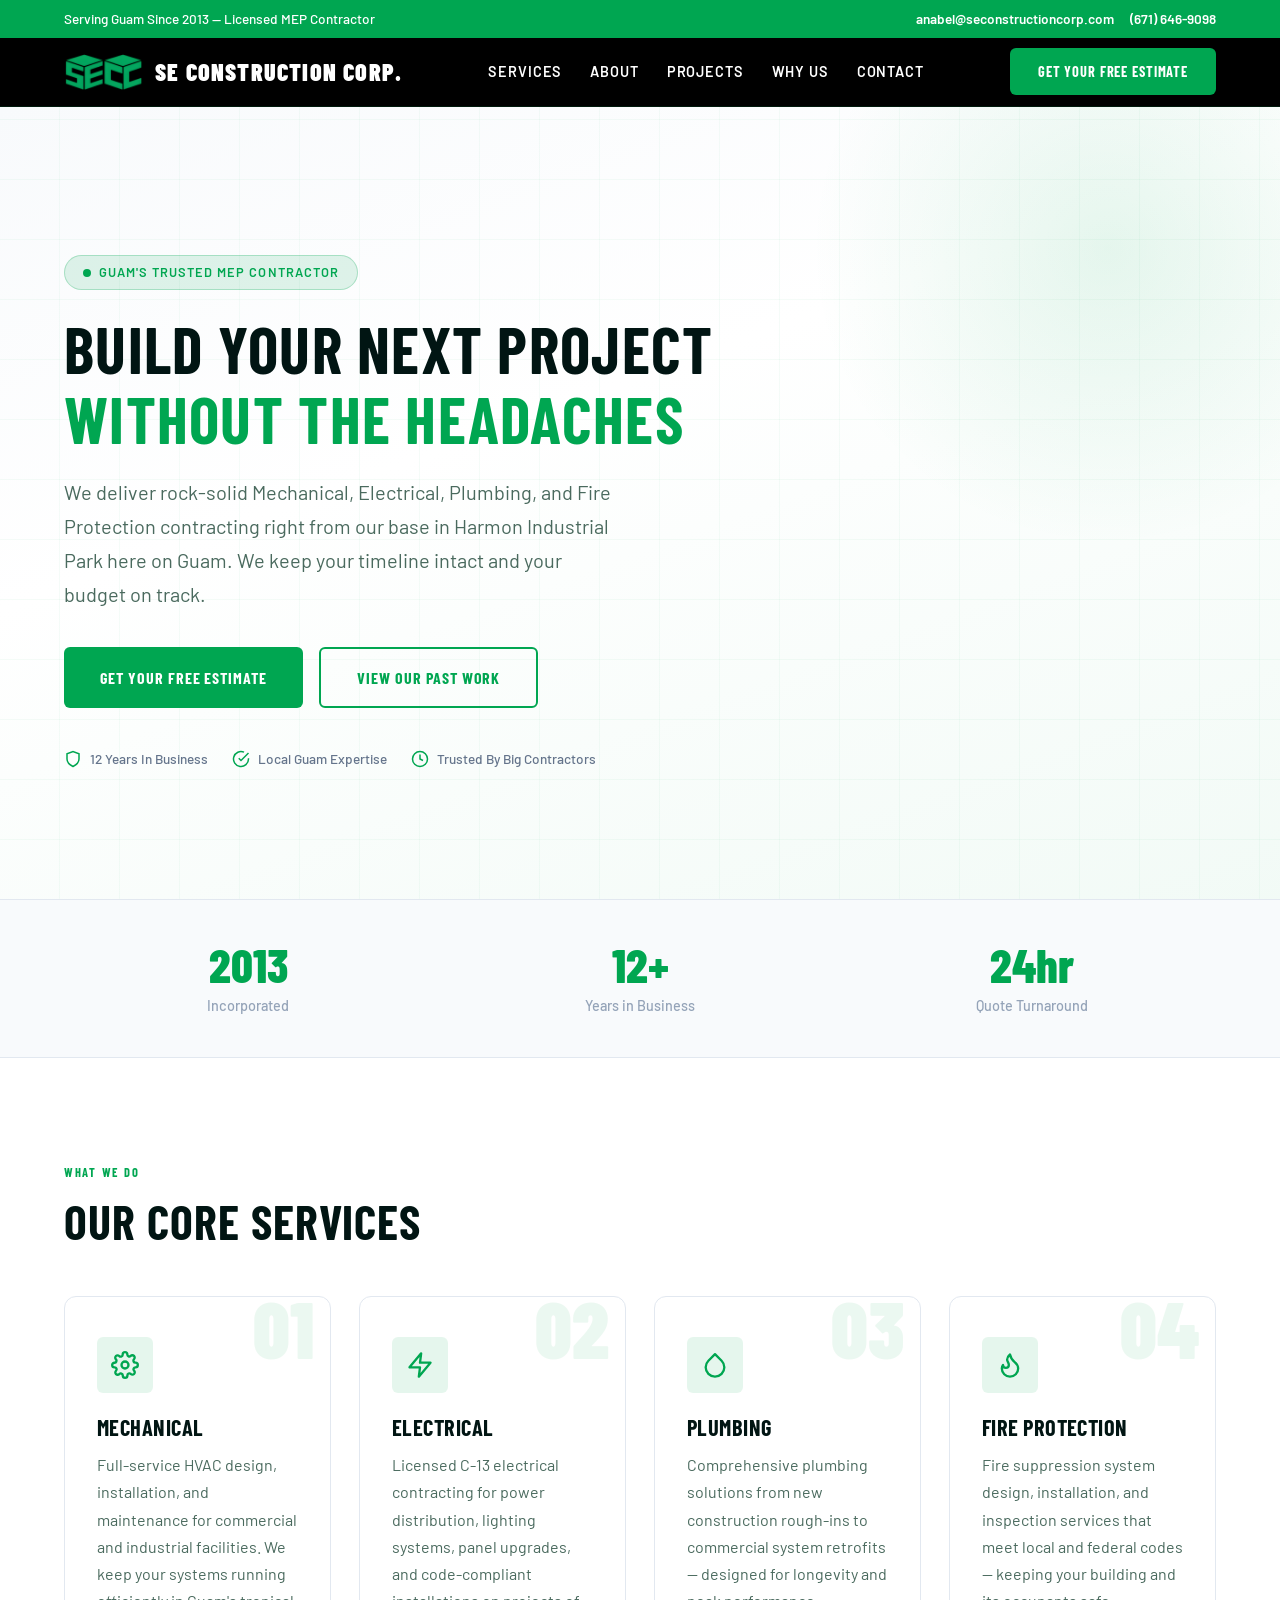
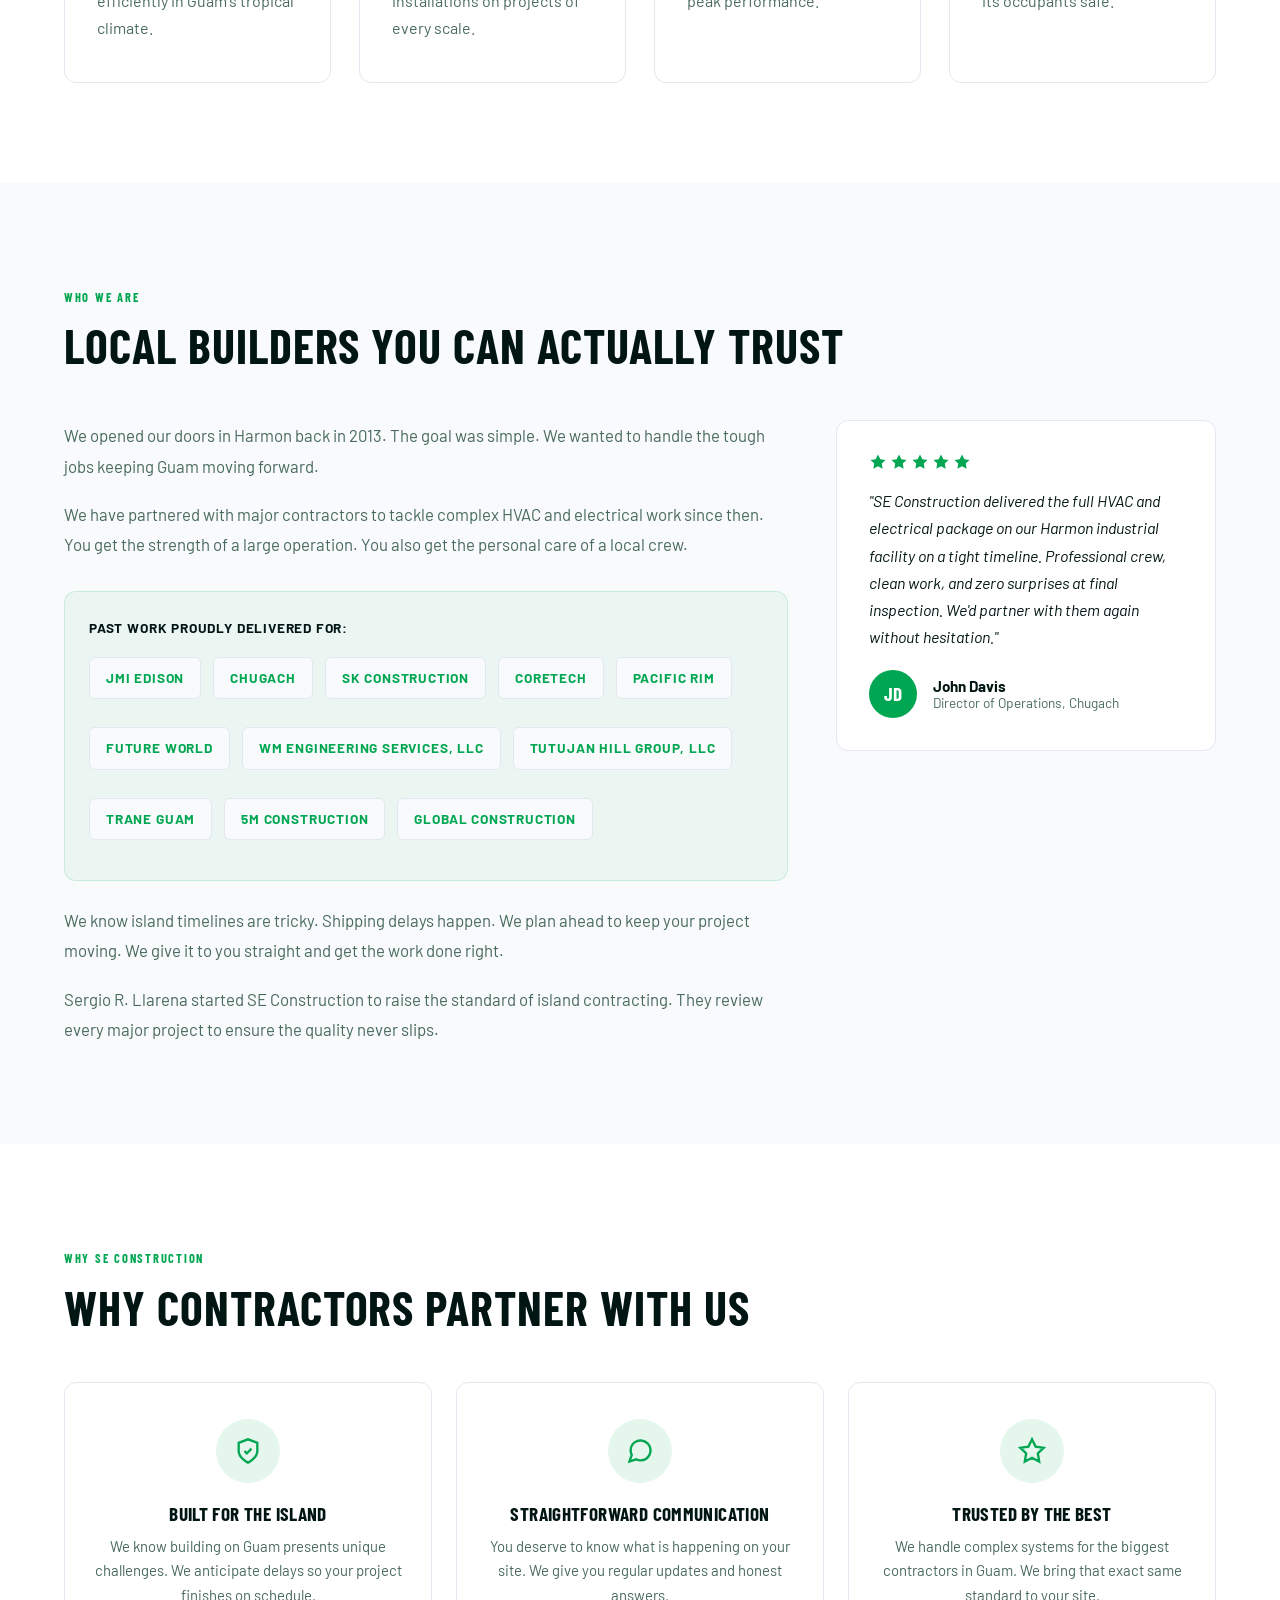
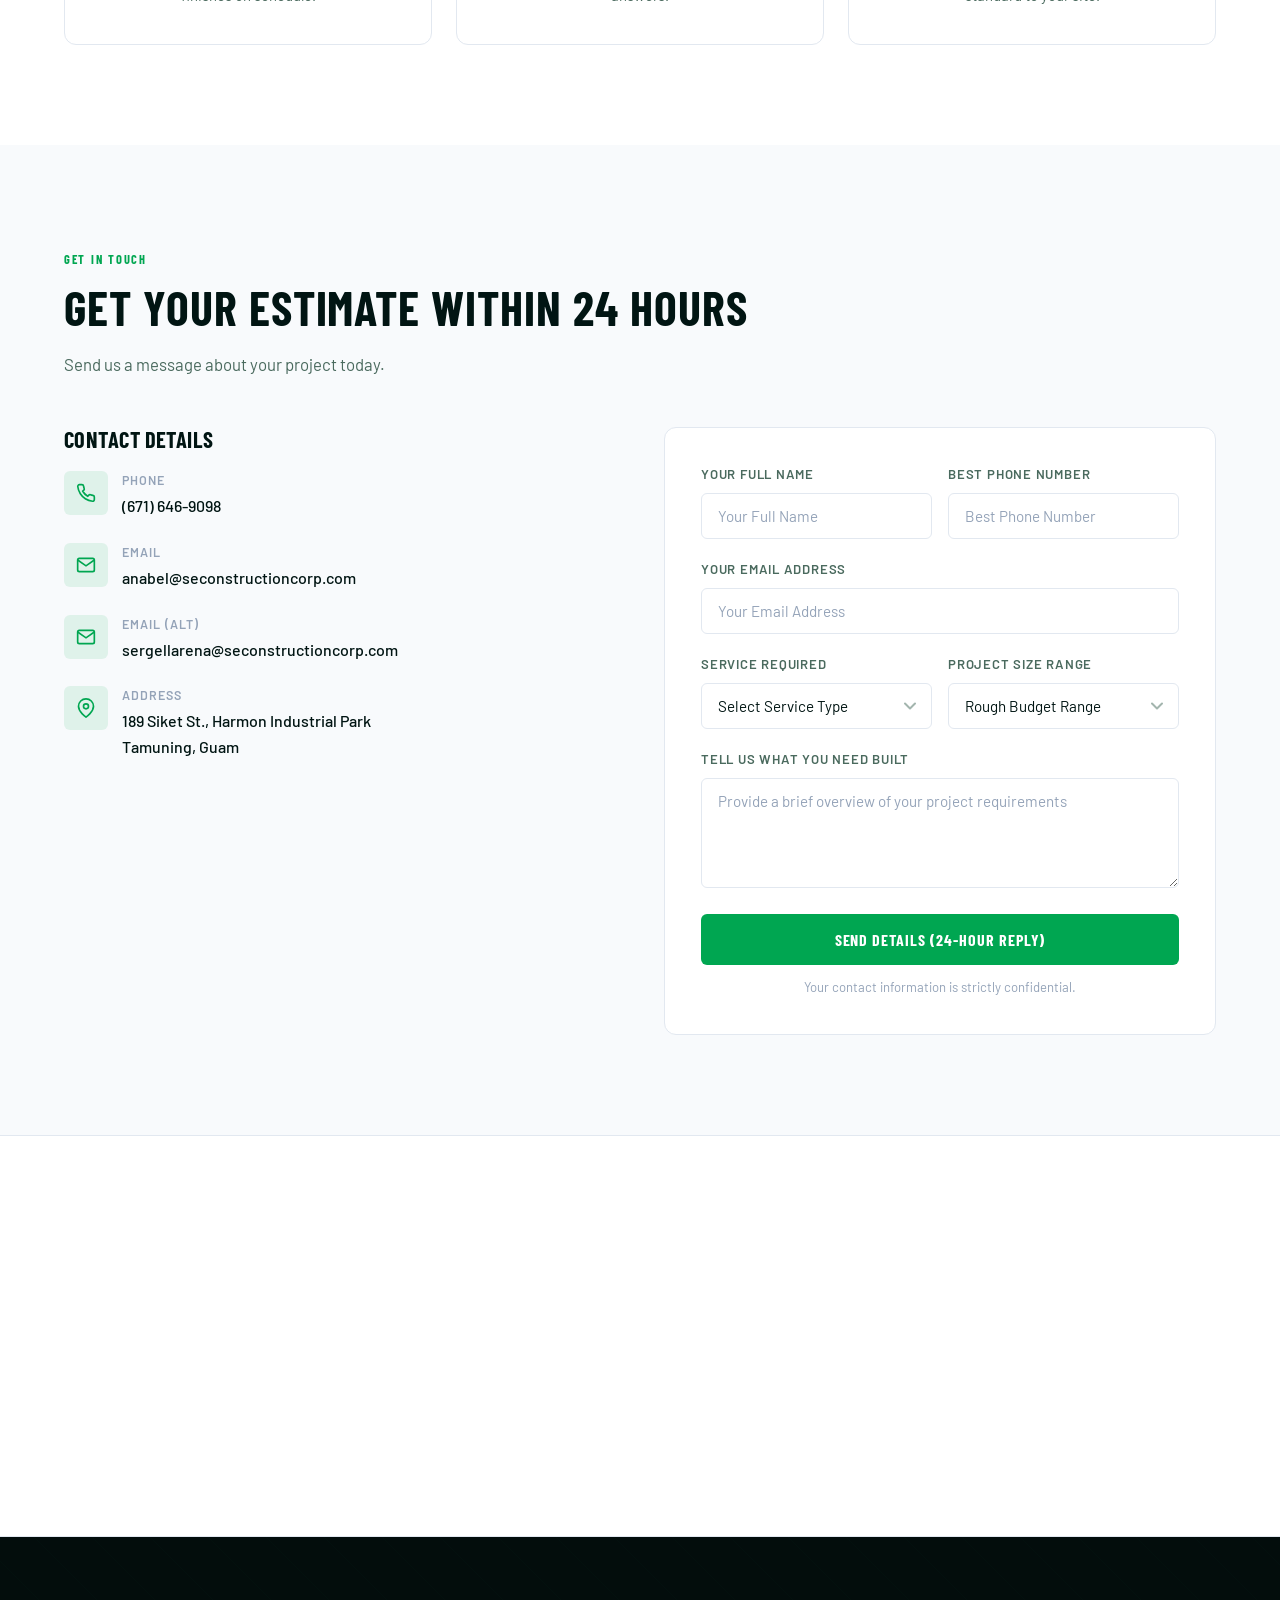
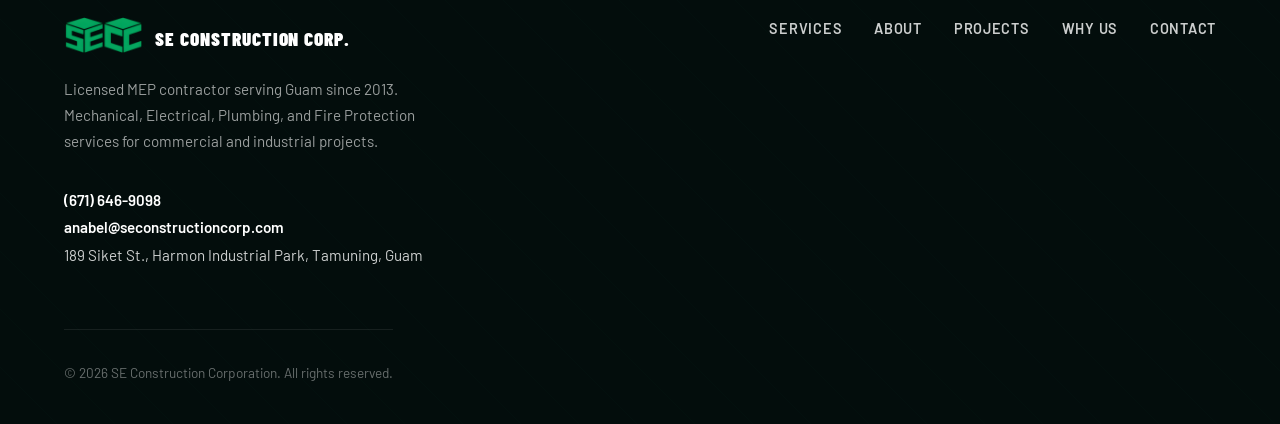
<file: index.html>
<!DOCTYPE html>
<html lang="en">
<head>
  <meta charset="UTF-8">
  <meta name="viewport" content="width=device-width, initial-scale=1.0">
  
  <!-- SEO META TAGS -->
  <title>SE Construction Corp | Expert HVAC, Electrical & MEP Contracting Guam</title>
  <meta name="description" content="SE Construction Corp is Guam's leading MEP contractor specializing in HVAC, Electrical, Plumbing, and Fire Protection. Decades of local expertise for commercial and industrial builds.">
  <meta name="keywords" content="HVAC Guam, Electrical Contractor Guam, Plumbing Guam, Fire Protection Guam, MEP Contractor, SE Construction Corp">
  
  <meta property="og:title" content="SE Construction Corp | Premier MEP Contracting in Guam">
  <meta property="og:description" content="Decades of expertise in Mechanical, Electrical, and Plumbing systems. Your trusted local partner for quality construction in Guam.">
  <meta property="og:type" content="website">
  <meta property="og:url" content="https://seconstructioncorp.vercel.app/">
  <meta property="og:image" content="https://seconstructioncorp.vercel.app/assets/images/og-image.png">
  
  <link rel="icon" href="assets/images/favicon.ico" type="image/x-icon">

  <link rel="preconnect" href="https://fonts.googleapis.com">
  <link rel="preconnect" href="https://fonts.gstatic.com" crossorigin>
  <link href="https://fonts.googleapis.com/css2?family=Barlow:wght@400;500;600;700;800;900&family=Barlow+Condensed:wght@600;700;800&display=swap" rel="stylesheet">
  
  <link rel="stylesheet" href="styles.css">
</head>
<body>

  <!-- ══════ TOP BAR ══════ -->
  <div class="top-bar" id="top-bar">
    <div class="container">
      <span>Serving Guam Since 2013 — Licensed MEP Contractor</span>
      <div class="top-bar__right">
        <a href="mailto:anabel@seconstructioncorp.com">anabel@seconstructioncorp.com</a>
        <a href="tel:+16716469098">(671) 646-9098</a>
      </div>
    </div>
  </div>

  <!-- ══════ NAVBAR ══════ -->
  <nav class="navbar" id="navbar">
    <div class="container">
      <a href="index.html" class="logo" aria-label="SE Construction Corp Home">
        <img src="assets/images/logo.png" alt="SE Construction Corp Logo" class="logo__img">
        <span class="logo__text">SE Construction Corp.</span>
      </a>
      <div class="nav-links" id="nav-links">
        <a href="index.html#services">Services</a>
        <a href="index.html#about">About</a>
        <a href="projects.html">Projects</a>
        <a href="index.html#why-us">Why Us</a>
        <a href="index.html#contact">Contact</a>
      </div>
      <a href="index.html#contact" class="btn btn--primary nav-cta">Get Your Free Estimate</a>
      <button class="hamburger" id="hamburger-btn" aria-label="Toggle navigation">
        <span></span><span></span><span></span>
      </button>
    </div>
  </nav>

  <!-- ══════ MOBILE NAV ══════ -->
  <div class="mobile-nav" id="mobile-nav">
    <a href="index.html#services" class="mobile-nav-link">Services</a>
    <a href="index.html#about" class="mobile-nav-link">About</a>
    <a href="projects.html" class="mobile-nav-link">Projects</a>
    <a href="index.html#why-us" class="mobile-nav-link">Why Us</a>
    <a href="index.html#contact" class="mobile-nav-link">Contact</a>
    <a href="index.html#contact" class="btn btn--primary btn--lg">Get Your Free Estimate</a>
  </div>

  <!-- ══════ HERO ══════ -->
  <section class="hero" id="hero">
    <div class="hero__bg"></div>
    <div class="container">
      <div class="hero__content">
        <div class="hero__eyebrow">Guam's Trusted MEP Contractor</div>
        <h1>Build Your Next Project <span class="accent">Without the Headaches</span></h1>
        <p class="hero__sub">We deliver rock-solid Mechanical, Electrical, Plumbing, and Fire Protection contracting right from our base in Harmon Industrial Park here on Guam. We keep your timeline intact and your budget on track.</p>
        <div class="hero__ctas">
          <a href="index.html#contact" class="btn btn--primary btn--lg">Get Your Free Estimate</a>
          <a href="projects.html" class="btn btn--outline btn--lg">View Our Past Work</a>
        </div>
        <div class="hero__trust">
          <div class="trust-chip">
            <svg viewBox="0 0 24 24" fill="none" stroke="currentColor" stroke-width="2"><path d="M12 22s8-4 8-10V5l-8-3-8 3v7c0 6 8 10 8 10z"/></svg>
            12 Years In Business
          </div>
          <div class="trust-chip">
            <svg viewBox="0 0 24 24" fill="none" stroke="currentColor" stroke-width="2"><path d="M22 11.08V12a10 10 0 1 1-5.93-9.14"/><polyline points="22 4 12 14.01 9 11.01"/></svg>
            Local Guam Expertise
          </div>
          <div class="trust-chip">
            <svg viewBox="0 0 24 24" fill="none" stroke="currentColor" stroke-width="2"><circle cx="12" cy="12" r="10"/><polyline points="12 6 12 12 16 14"/></svg>
            Trusted By Big Contractors
          </div>
        </div>
      </div>
    </div>
  </section>

  <!-- ══════ STATS BAR ══════ -->
  <section class="stats-bar" id="stats-bar">
    <div class="container reveal">
      <div class="stat">
        <div class="stat__number">2013</div>
        <div class="stat__label">Incorporated</div>
      </div>
      <div class="stat">
        <div class="stat__number">12+</div>
        <div class="stat__label">Years in Business</div>
      </div>
      <div class="stat">
        <div class="stat__number">24hr</div>
        <div class="stat__label">Quote Turnaround</div>
      </div>
    </div>
  </section>

  <!-- ══════ SERVICES ══════ -->
  <section class="section" id="services">
    <div class="container">
      <div class="section__eyebrow reveal">What We Do</div>
      <h2 class="section__title reveal reveal-delay-1">Our Core Services</h2>
      
      <div class="services-grid">
        <div class="service-card reveal reveal-delay-2">
          <div class="service-card__number">01</div>
          <div class="service-card__icon">
            <svg viewBox="0 0 24 24" fill="none" stroke="currentColor" stroke-width="2" stroke-linecap="round" stroke-linejoin="round"><circle cx="12" cy="12" r="3"/><path d="M19.4 15a1.65 1.65 0 0 0 .33 1.82l.06.06a2 2 0 0 1 0 2.83 2 2 0 0 1-2.83 0l-.06-.06a1.65 1.65 0 0 0-1.82-.33 1.65 1.65 0 0 0-1 1.51V21a2 2 0 0 1-2 2 2 2 0 0 1-2-2v-.09A1.65 1.65 0 0 0 9 19.4a1.65 1.65 0 0 0-1.82.33l-.06.06a2 2 0 0 1-2.83 0 2 2 0 0 1 0-2.83l.06-.06a1.65 1.65 0 0 0 .33-1.82 1.65 1.65 0 0 0-1.51-1H3a2 2 0 0 1-2-2 2 2 0 0 1 2-2h.09A1.65 1.65 0 0 0 4.6 9a1.65 1.65 0 0 0-.33-1.82l-.06-.06a2 2 0 0 1 0-2.83 2 2 0 0 1 2.83 0l.06.06a1.65 1.65 0 0 0 1.82.33H9a1.65 1.65 0 0 0 1-1.51V3a2 2 0 0 1 2-2 2 2 0 0 1 2 2v.09a1.65 1.65 0 0 0 1 1.51 1.65 1.65 0 0 0 1.82-.33l.06-.06a2 2 0 0 1 2.83 0 2 2 0 0 1 0 2.83l-.06.06a1.65 1.65 0 0 0-.33 1.82V9a1.65 1.65 0 0 0 1.51 1H21a2 2 0 0 1 2 2 2 2 0 0 1-2 2h-.09a1.65 1.65 0 0 0-1.51 1z"/></svg>
          </div>
          <h3>Mechanical</h3>
          <p>Full-service HVAC design, installation, and maintenance for commercial and industrial facilities. We keep your systems running efficiently in Guam's tropical climate.</p>
        </div>

        <div class="service-card reveal reveal-delay-3">
          <div class="service-card__number">02</div>
          <div class="service-card__icon">
            <svg viewBox="0 0 24 24" fill="none" stroke="currentColor" stroke-width="2" stroke-linecap="round" stroke-linejoin="round"><polygon points="13 2 3 14 12 14 11 22 21 10 12 10 13 2"/></svg>
          </div>
          <h3>Electrical</h3>
          <p>Licensed C-13 electrical contracting for power distribution, lighting systems, panel upgrades, and code-compliant installations on projects of every scale.</p>
        </div>

        <div class="service-card reveal reveal-delay-4">
          <div class="service-card__number">03</div>
          <div class="service-card__icon">
            <svg viewBox="0 0 24 24" fill="none" stroke="currentColor" stroke-width="2" stroke-linecap="round" stroke-linejoin="round"><path d="M12 2.69l5.66 5.66a8 8 0 1 1-11.31 0z"/></svg>
          </div>
          <h3>Plumbing</h3>
          <p>Comprehensive plumbing solutions from new construction rough-ins to commercial system retrofits — designed for longevity and peak performance.</p>
        </div>

        <div class="service-card reveal reveal-delay-1">
          <div class="service-card__number">04</div>
          <div class="service-card__icon">
            <svg viewBox="0 0 24 24" fill="none" stroke="currentColor" stroke-width="2" stroke-linecap="round" stroke-linejoin="round"><path d="M8.5 14.5A2.5 2.5 0 0 0 11 12c0-1.38-.5-2-1-3-1.072-2.143-.224-4.054 2-6 .5 2.5 2 4.9 4 6.5 2 1.6 3 3.5 3 5.5a7 7 0 1 1-14 0c0-1.153.433-2.294 1-3a2.5 2.5 0 0 0 2.5 2.5z"/></svg>
          </div>
          <h3>Fire Protection</h3>
          <p>Fire suppression system design, installation, and inspection services that meet local and federal codes — keeping your building and its occupants safe.</p>
        </div>
      </div>
    </div>
  </section>

  <!-- ══════ ABOUT ══════ -->
  <section class="section section--alt" id="about">
    <div class="container">
      <div class="section__eyebrow reveal">Who We Are</div>
      <h2 class="section__title reveal reveal-delay-1">Local Builders You Can Actually Trust</h2>
      <div class="about-grid">
        <div class="about__content reveal reveal-delay-2">
          <div class="about__text">
            <p>We opened our doors in Harmon back in 2013. The goal was simple. We wanted to handle the tough jobs keeping Guam moving forward.</p>
            <p>We have partnered with major contractors to tackle complex HVAC and electrical work since then. You get the strength of a large operation. You also get the personal care of a local crew.</p>
            
            <div class="about__partners">
              <span style="font-weight: 700; color: var(--text-primary); display: block; margin-bottom: 12px;">Past Work Proudly Delivered For:</span>
              <div class="about__partners-logos" style="display: flex; gap: 12px; flex-wrap: wrap; margin-top: 16px;">
                <span class="partner-tag">JMI Edison</span>
                <span class="partner-tag">Chugach</span>
                <span class="partner-tag">SK Construction</span>
                <span class="partner-tag">Coretech</span>
                <span class="partner-tag">Pacific RIM</span>
                <span class="partner-tag">Future World</span>
                <span class="partner-tag">WM Engineering Services, LLC</span>
                <span class="partner-tag">Tutujan Hill Group, LLC</span>
                <span class="partner-tag">Trane Guam</span>
                <span class="partner-tag">5M Construction</span>
                <span class="partner-tag">Global Construction</span>
              </div>
            </div>
            <p>We know island timelines are tricky. Shipping delays happen. We plan ahead to keep your project moving. We give it to you straight and get the work done right.</p>
            <p>Sergio R. Llarena started SE Construction to raise the standard of island contracting. They review every major project to ensure the quality never slips.</p>
          </div>
        </div>
        <div class="testimonial-card reveal reveal-delay-3">
          <div class="testimonial-card__stars">
            <svg viewBox="0 0 24 24" fill="currentColor"><polygon points="12 2 15.09 8.26 22 9.27 17 14.14 18.18 21.02 12 17.77 5.82 21.02 7 14.14 2 9.27 8.91 8.26 12 2"/></svg>
            <svg viewBox="0 0 24 24" fill="currentColor"><polygon points="12 2 15.09 8.26 22 9.27 17 14.14 18.18 21.02 12 17.77 5.82 21.02 7 14.14 2 9.27 8.91 8.26 12 2"/></svg>
            <svg viewBox="0 0 24 24" fill="currentColor"><polygon points="12 2 15.09 8.26 22 9.27 17 14.14 18.18 21.02 12 17.77 5.82 21.02 7 14.14 2 9.27 8.91 8.26 12 2"/></svg>
            <svg viewBox="0 0 24 24" fill="currentColor"><polygon points="12 2 15.09 8.26 22 9.27 17 14.14 18.18 21.02 12 17.77 5.82 21.02 7 14.14 2 9.27 8.91 8.26 12 2"/></svg>
            <svg viewBox="0 0 24 24" fill="currentColor"><polygon points="12 2 15.09 8.26 22 9.27 17 14.14 18.18 21.02 12 17.77 5.82 21.02 7 14.14 2 9.27 8.91 8.26 12 2"/></svg>
          </div>
          <p class="testimonial-card__quote">"SE Construction delivered the full HVAC and electrical package on our Harmon industrial facility on a tight timeline. Professional crew, clean work, and zero surprises at final inspection. We'd partner with them again without hesitation."</p>
          <div style="display: flex; align-items: center; gap: 16px; margin-top: 20px;">
            <div class="testimonial-card__avatar">JD</div>
            <div>
              <p class="testimonial-card__author" style="margin: 0; line-height: 1.2;">John Davis</p>
              <p class="testimonial-card__role" style="margin: 0; line-height: 1.2;">Director of Operations, Chugach</p>
            </div>
          </div>
        </div>
      </div>
    </div>
  </section>

  <!-- ══════ WHY CHOOSE US ══════ -->
  <section class="section" id="why-us">
    <div class="container">
      <div class="section__eyebrow reveal">Why SE Construction</div>
      <h2 class="section__title reveal reveal-delay-1">Why Contractors Partner With Us</h2>
      
      <div class="why-grid">
        <div class="why-card reveal reveal-delay-2">
          <div class="why-card__icon">
            <svg viewBox="0 0 24 24" fill="none" stroke="currentColor" stroke-width="2"><path d="M12 22s8-4 8-10V5l-8-3-8 3v7c0 6 8 10 8 10z"/><polyline points="9 12 11 14 15 10"/></svg>
          </div>
          <h3>Built For The Island</h3>
          <p>We know building on Guam presents unique challenges. We anticipate delays so your project finishes on schedule.</p>
        </div>

        <div class="why-card reveal reveal-delay-3">
          <div class="why-card__icon">
            <svg viewBox="0 0 24 24" fill="none" stroke="currentColor" stroke-width="2"><path d="M21 11.5a8.38 8.38 0 0 1-.9 3.8 8.5 8.5 0 0 1-7.6 4.7 8.38 8.38 0 0 1-3.8-.9L3 21l1.9-5.7a8.38 8.38 0 0 1-.9-3.8 8.5 8.5 0 0 1 4.7-7.6 8.38 8.38 0 0 1 3.8-.9h.5a8.48 8.48 0 0 1 8 8v.5z"/></svg>
          </div>
          <h3>Straightforward Communication</h3>
          <p>You deserve to know what is happening on your site. We give you regular updates and honest answers.</p>
        </div>

        <div class="why-card reveal reveal-delay-4">
          <div class="why-card__icon">
            <svg viewBox="0 0 24 24" fill="none" stroke="currentColor" stroke-width="2"><polygon points="12 2 15.09 8.26 22 9.27 17 14.14 18.18 21.02 12 17.77 5.82 21.02 7 14.14 2 9.27 8.91 8.26 12 2"/></svg>
          </div>
          <h3>Trusted By The Best</h3>
          <p>We handle complex systems for the biggest contractors in Guam. We bring that exact same standard to your site.</p>
        </div>
      </div>
    </div>
  </section>

  <!-- ══════ CONTACT ══════ -->
  <section class="section section--alt" id="contact">
    <div class="container">
      <div class="section__eyebrow reveal">Get in Touch</div>
      <h2 class="section__title reveal reveal-delay-1">Get Your Estimate Within 24 Hours</h2>
      <p class="section__subtitle reveal reveal-delay-1">Send us a message about your project today.</p>
      
      <div class="contact-grid">
        <div class="contact__info reveal reveal-delay-2">
          <h3>Contact Details</h3>
          <div class="contact__item">
            <div class="contact__item-icon">
              <svg viewBox="0 0 24 24" fill="none" stroke="currentColor" stroke-width="2"><path d="M22 16.92v3a2 2 0 0 1-2.18 2 19.79 19.79 0 0 1-8.63-3.07 19.5 19.5 0 0 1-6-6 19.79 19.79 0 0 1-3.07-8.67A2 2 0 0 1 4.11 2h3a2 2 0 0 1 2 1.72 12.84 12.84 0 0 0 .7 2.81 2 2 0 0 1-.45 2.11L8.09 9.91a16 16 0 0 0 6 6l1.27-1.27a2 2 0 0 1 2.11-.45 12.84 12.84 0 0 0 2.81.7A2 2 0 0 1 22 16.92z"/></svg>
            </div>
            <div>
              <div class="contact__item-label">Phone</div>
              <div class="contact__item-value"><a href="tel:+16716469098">(671) 646-9098</a></div>
            </div>
          </div>
          <div class="contact__item">
            <div class="contact__item-icon">
              <svg viewBox="0 0 24 24" fill="none" stroke="currentColor" stroke-width="2"><path d="M4 4h16c1.1 0 2 .9 2 2v12c0 1.1-.9 2-2 2H4c-1.1 0-2-.9-2-2V6c0-1.1.9-2 2-2z"/><polyline points="22,6 12,13 2,6"/></svg>
            </div>
            <div>
              <div class="contact__item-label">Email</div>
              <div class="contact__item-value"><a href="mailto:anabel@seconstructioncorp.com">anabel@seconstructioncorp.com</a></div>
            </div>
          </div>
          <div class="contact__item">
            <div class="contact__item-icon">
              <svg viewBox="0 0 24 24" fill="none" stroke="currentColor" stroke-width="2"><path d="M4 4h16c1.1 0 2 .9 2 2v12c0 1.1-.9 2-2 2H4c-1.1 0-2-.9-2-2V6c0-1.1.9-2 2-2z"/><polyline points="22,6 12,13 2,6"/></svg>
            </div>
            <div>
              <div class="contact__item-label">Email (alt)</div>
              <div class="contact__item-value"><a href="mailto:sergellarena@seconstructioncorp.com">sergellarena@seconstructioncorp.com</a></div>
            </div>
          </div>
          <div class="contact__item">
            <div class="contact__item-icon">
              <svg viewBox="0 0 24 24" fill="none" stroke="currentColor" stroke-width="2"><path d="M21 10c0 7-9 13-9 13s-9-6-9-13a9 9 0 0 1 18 0z"/><circle cx="12" cy="10" r="3"/></svg>
            </div>
            <div>
              <div class="contact__item-label">Address</div>
              <div class="contact__item-value">189 Siket St., Harmon Industrial Park<br>Tamuning, Guam</div>
            </div>
          </div>
        </div>
        
        <div class="contact__form reveal reveal-delay-3">
          <form id="contact-form" action="#" method="POST">
            <div class="form-row">
              <div class="form-group">
                <label for="form-name">Your Full Name</label>
                <input type="text" id="form-name" name="name" placeholder="Your Full Name" required>
              </div>
              <div class="form-group">
                <label for="form-phone">Best Phone Number</label>
                <input type="tel" id="form-phone" name="phone" placeholder="Best Phone Number" required>
              </div>
            </div>
            <div class="form-group">
              <label for="form-email">Your Email Address</label>
              <input type="email" id="form-email" name="email" placeholder="Your Email Address" required>
            </div>
            <div class="form-row">
              <div class="form-group">
                <label for="form-service">Service Required</label>
                <div class="select-wrapper">
                  <select id="form-service" name="service" required>
                    <option value="" disabled selected>Select Service Type</option>
                    <option value="Mechanical">Mechanical (HVAC)</option>
                    <option value="Electrical">Electrical</option>
                    <option value="Plumbing">Plumbing</option>
                    <option value="Fire Protection">Fire Protection</option>
                  </select>
                </div>
              </div>
              <div class="form-group">
                <label for="form-size">Project Size Range</label>
                <div class="select-wrapper">
                  <select id="form-size" name="size" required>
                    <option value="" disabled selected>Rough Budget Range</option>
                    <option value="Under $50k">Under $50k</option>
                    <option value="$50k - $250k">$50k - $250k</option>
                    <option value="$250k - $1M">$250k - $1M</option>
                    <option value="$1M+">$1M+</option>
                  </select>
                </div>
              </div>
            </div>
            <div class="form-group">
              <label for="form-message">Tell us what you need built</label>
              <textarea id="form-message" name="message" placeholder="Provide a brief overview of your project requirements" required></textarea>
            </div>
            <button type="submit" class="btn btn--primary" style="width:100%;padding:16px;font-size:1rem">Send Details (24-Hour Reply)</button>
            <p class="form-reassure">Your contact information is strictly confidential.</p>
          </form>
        </div>
      </div>
    </div>
  </section>

  <!-- ══════ MAP ══════ -->
  <section class="map-section reveal">
    <iframe src="https://www.google.com/maps/embed?pb=!1m18!1m12!1m3!1d2130.4705344696627!2d144.80082018542382!3d13.497140739776574!2m3!1f0!2f0!3f0!3m2!1i1024!2i768!4f13.1!3m3!1m2!1s0x671f839d00e33f7b%3A0x323b91b3b5ed9503!2sSE%20Construction%20Corp.!5e0!3m2!1sen!2sph!4v1775452454196!5m2!1sen!2sph" allowfullscreen="" loading="lazy" referrerpolicy="no-referrer-when-downgrade"></iframe>
  </section>

  <!-- ══════ FOOTER ══════ -->
  <footer class="footer" id="footer">
    <div class="container reveal">
      <div class="footer__brand">
        <a href="index.html" class="logo">
          <img src="assets/images/logo.png" alt="SE Construction Corp Logo" style="height: 36px; width: auto; margin-bottom: 8px;">
          <span class="logo__text" style="font-size: 1.2rem;">SE Construction Corp.</span>
        </a>
        <p style="margin-top: 12px;">Licensed MEP contractor serving Guam since 2013. Mechanical, Electrical, Plumbing, and Fire Protection services for commercial and industrial projects.</p>
      </div>
      <div class="footer__links">
        <a href="index.html#services">Services</a>
        <a href="index.html#about">About</a>
        <a href="projects.html">Projects</a>
        <a href="index.html#why-us">Why Us</a>
        <a href="index.html#contact">Contact</a>
      </div>
      <div class="footer__contact">
        <p><a href="tel:+16716469098">(671) 646-9098</a></p>
        <p><a href="mailto:anabel@seconstructioncorp.com">anabel@seconstructioncorp.com</a></p>
        <p>189 Siket St., Harmon Industrial Park, Tamuning, Guam</p>
      </div>
    </div>
    <div class="container reveal reveal-delay-2">
      <div class="footer__bottom">&copy; 2026 SE Construction Corporation. All rights reserved.</div>
    </div>
  </footer>

  <!-- ══════ BACK TO TOP ══════ -->
  <button id="back-to-top" class="back-to-top" aria-label="Scroll to top">
    <svg viewBox="0 0 24 24" fill="none" stroke="currentColor" stroke-width="3" stroke-linecap="round" stroke-linejoin="round"><polyline points="18 15 12 9 6 15"></polyline></svg>
  </button>

  <script src="main.js"></script>
</body>
</html>
</file>
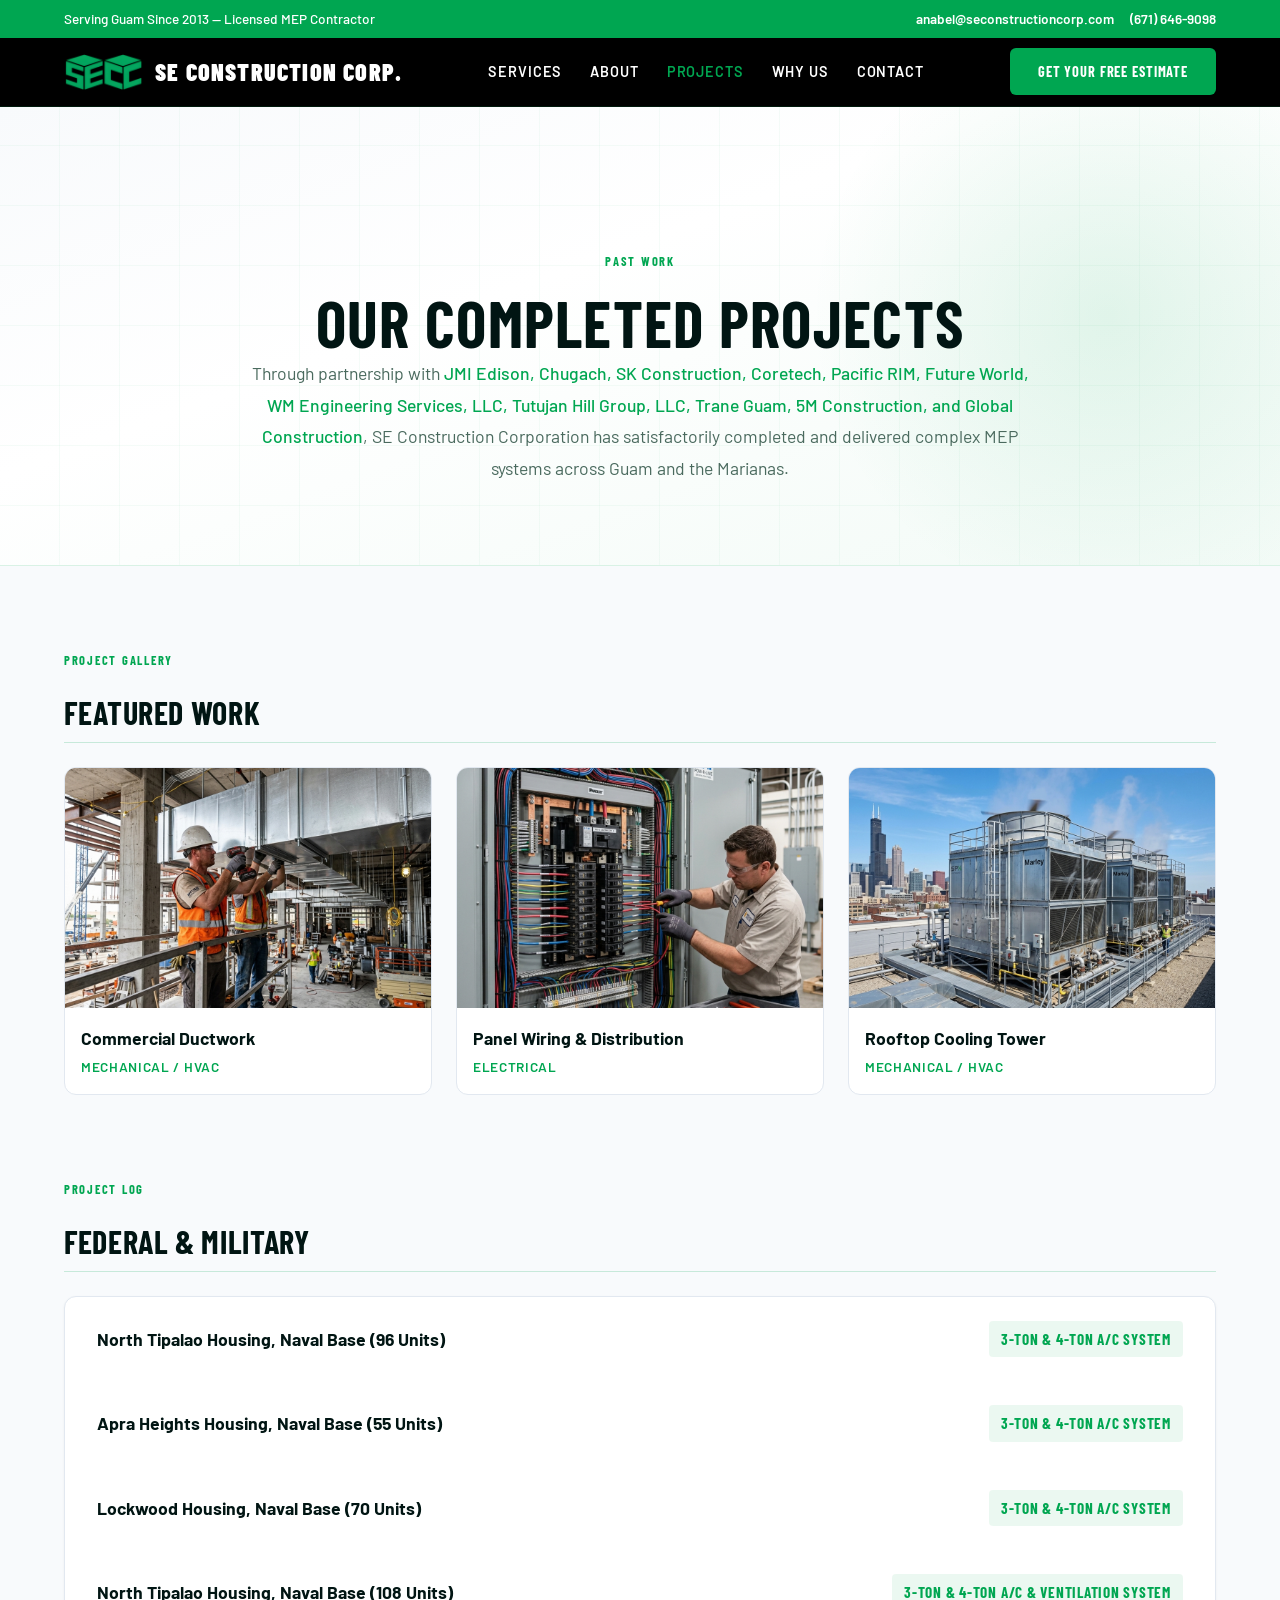
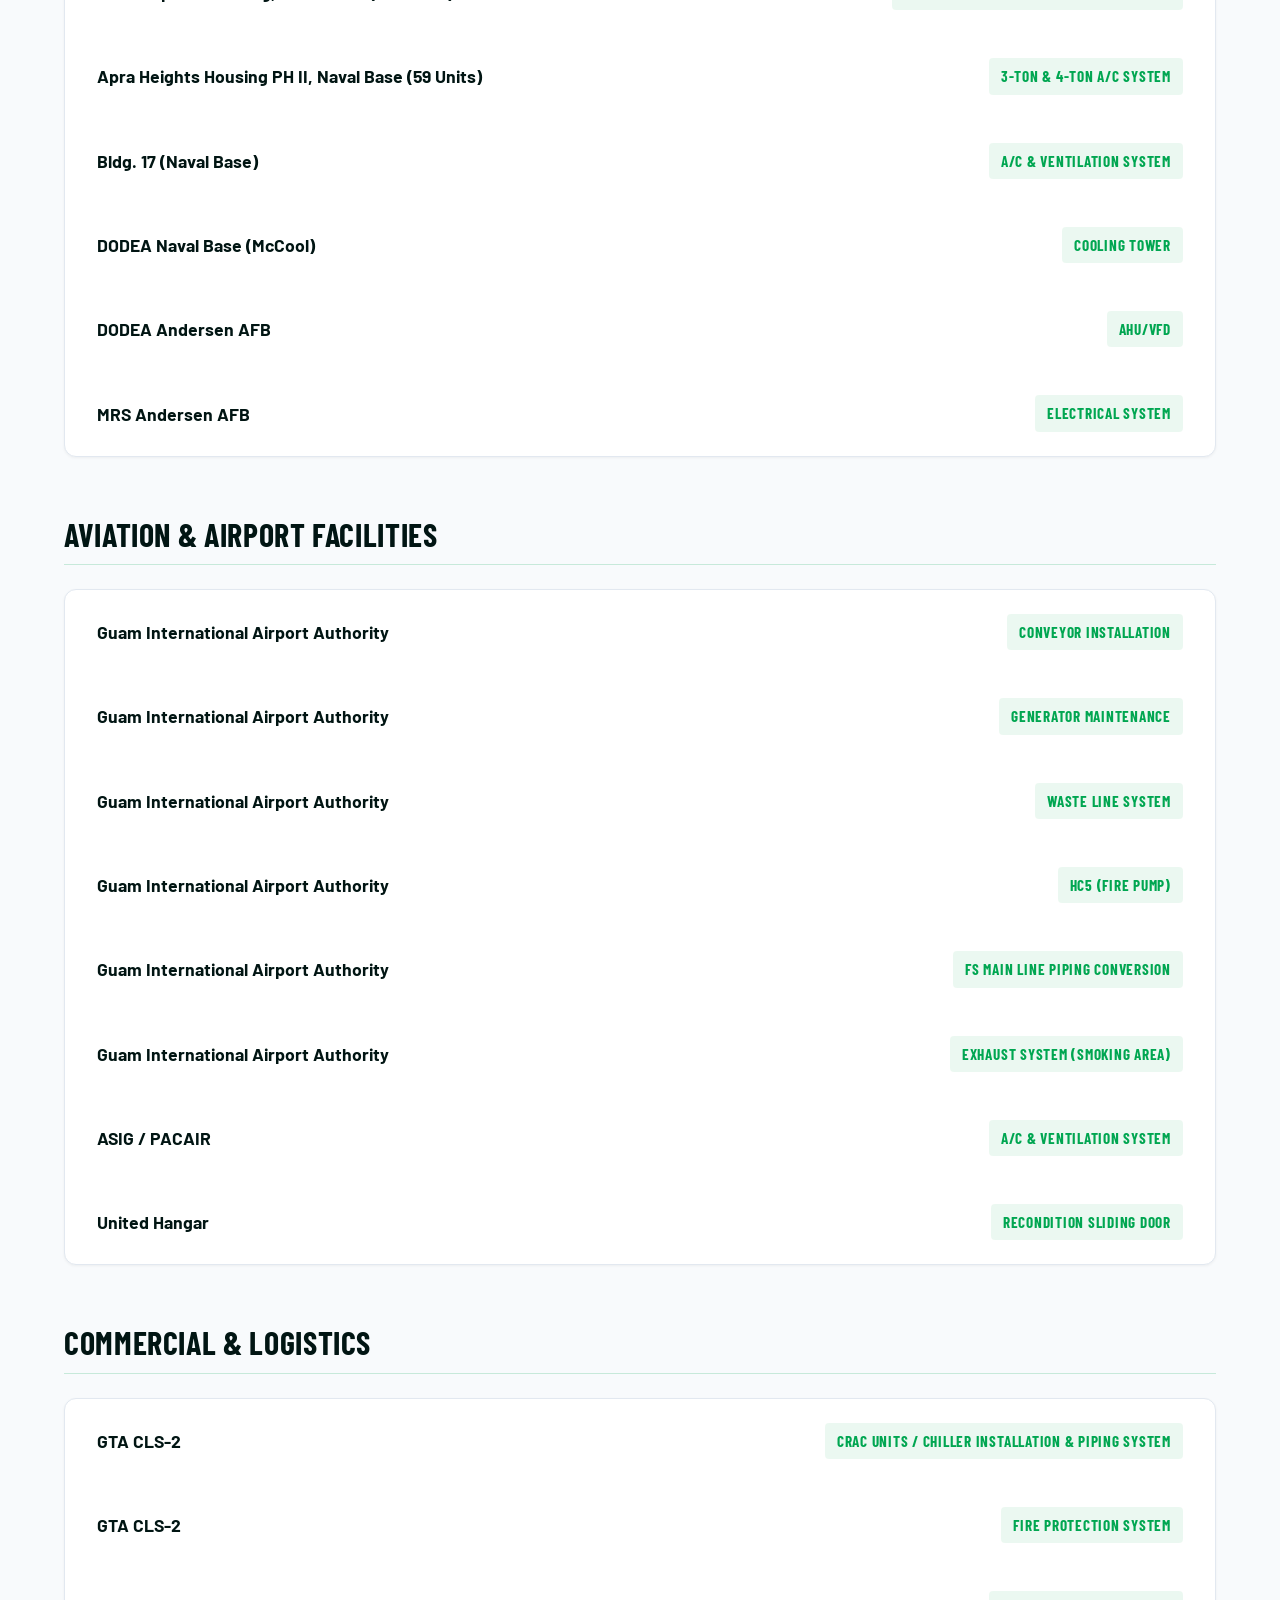
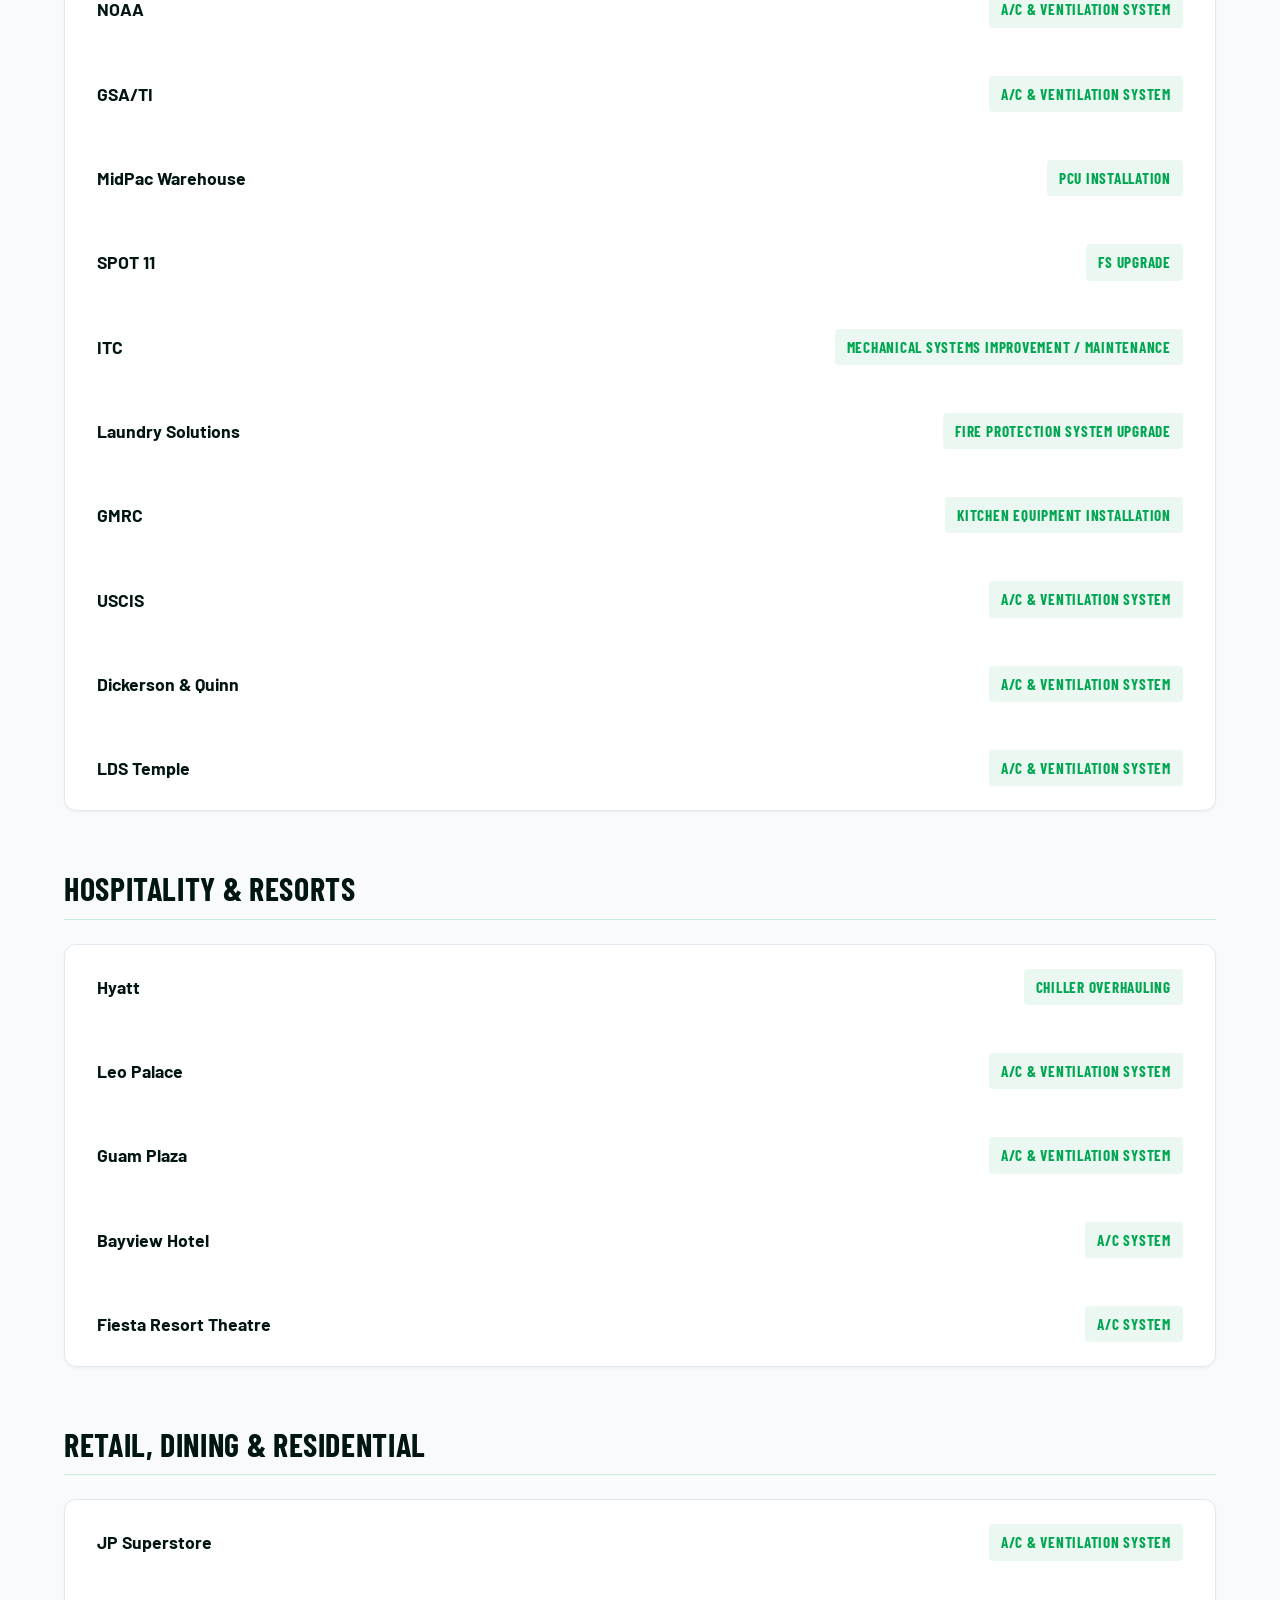
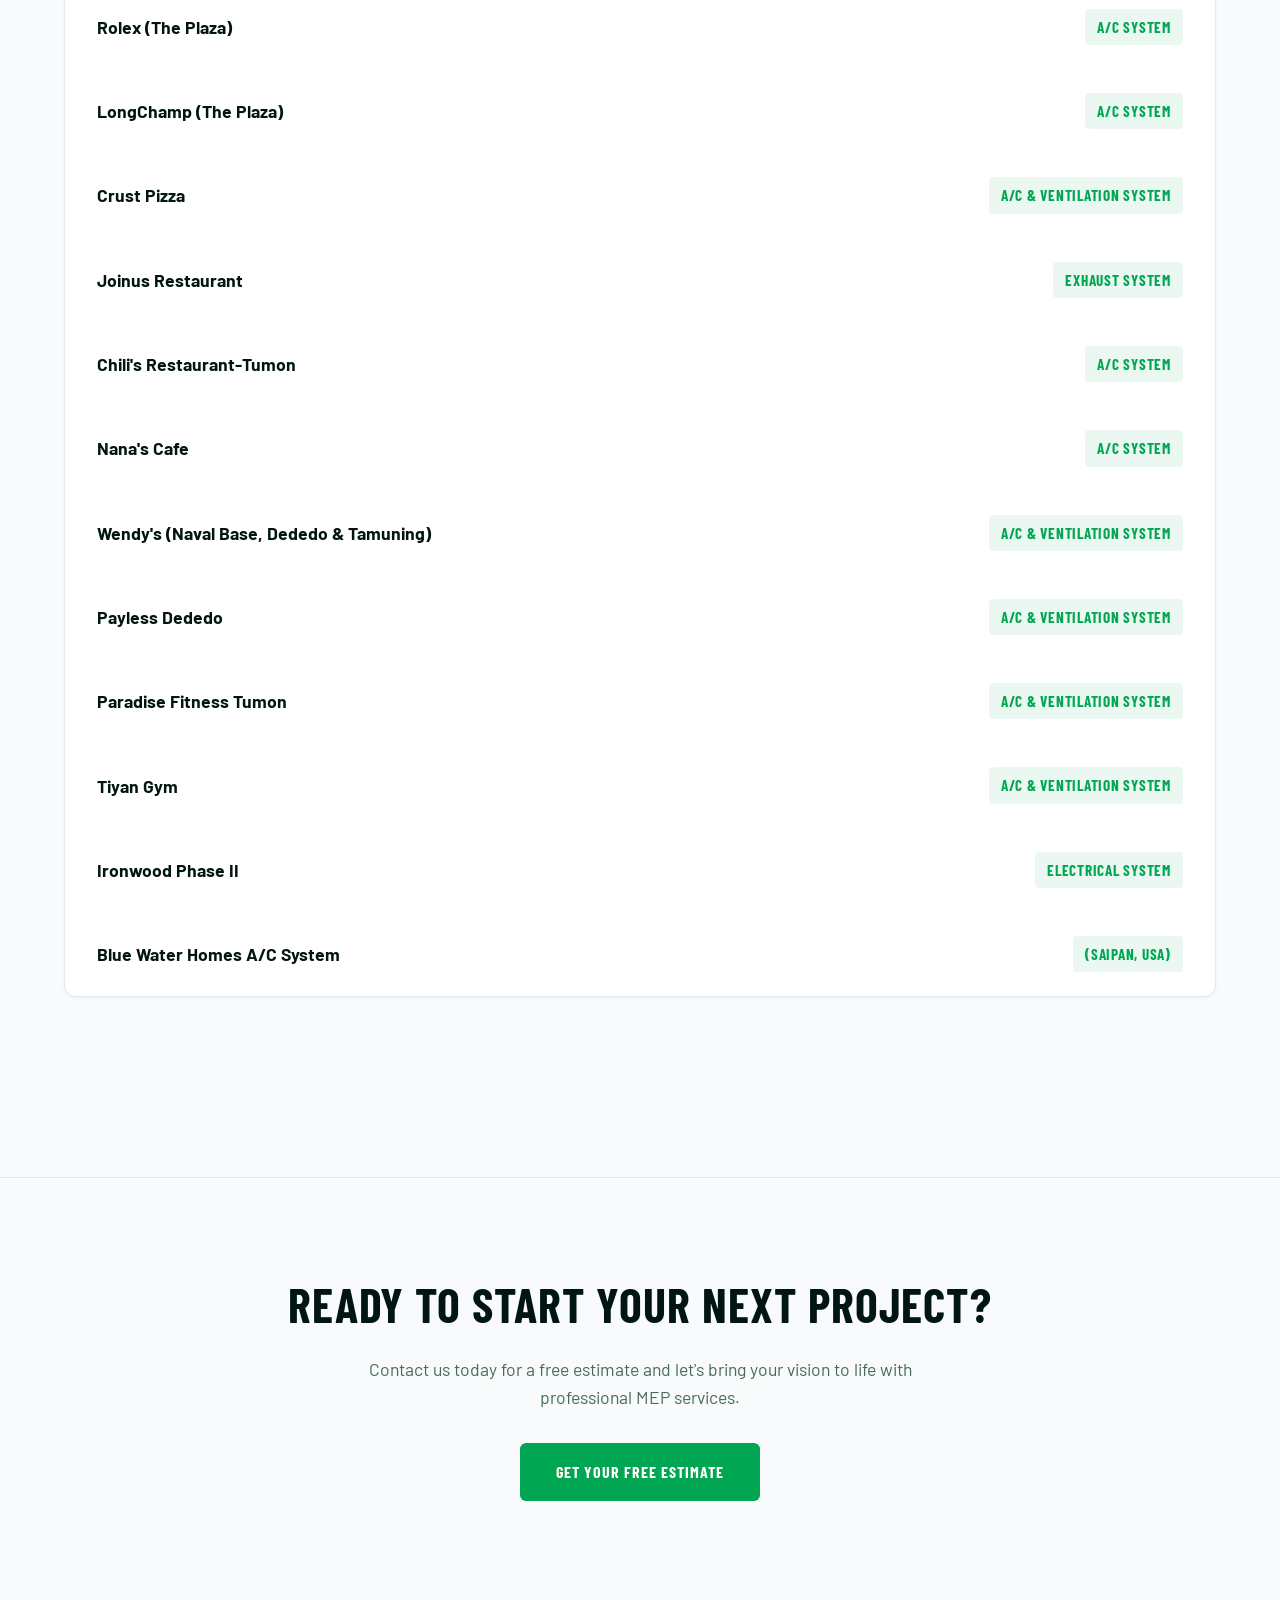
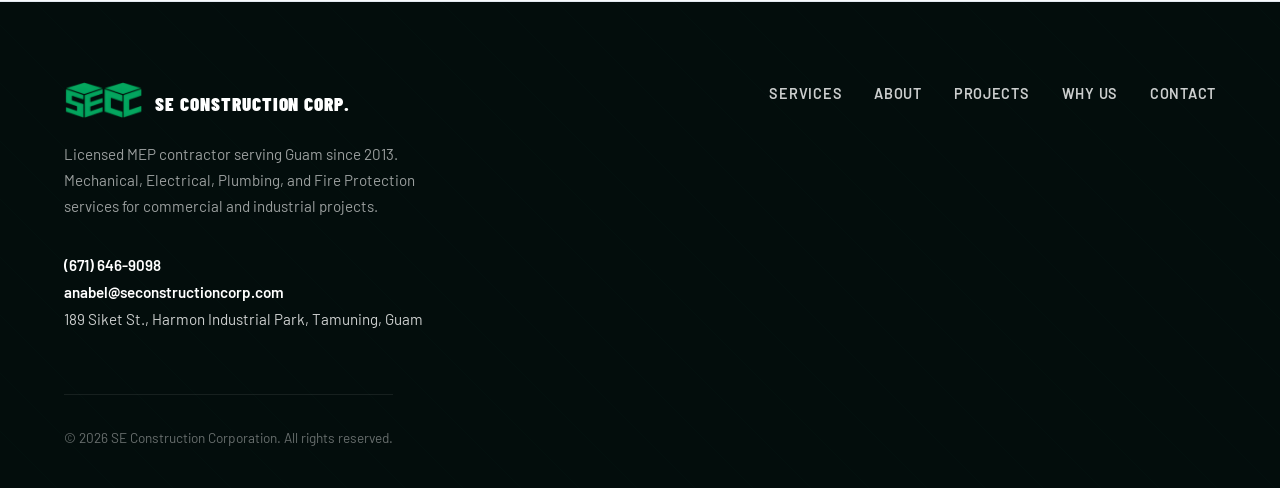
<file: projects.html>
<!DOCTYPE html>
<html lang="en">
<head>
  <meta charset="UTF-8">
  <meta name="viewport" content="width=device-width, initial-scale=1.0">
  <title>Completed Projects | SE Construction Corp Guam</title>
  <meta name="description" content="Explore our extensive portfolio of high-impact MEP, HVAC, and Electrical projects completed across Guam and the Marianas. Expert engineering delivered on time.">
  <meta name="keywords" content="HVAC projects Guam, electrical projects, construction portfolio Guam, SE Construction, commercial MEP">
  
  <link rel="icon" href="assets/images/favicon.ico" type="image/x-icon">
  <link rel="preconnect" href="https://fonts.googleapis.com">
  <link rel="preconnect" href="https://fonts.gstatic.com" crossorigin>
  <link href="https://fonts.googleapis.com/css2?family=Barlow:wght@400;500;600;700;800;900&family=Barlow+Condensed:wght@600;700;800&display=swap" rel="stylesheet">
  
  <link rel="stylesheet" href="styles.css">
  <style>
    /* ══════ PROJECTS PAGE SPECIFIC STYLES ══════ */
    .page-header {
      position: relative;
      overflow: hidden;
      padding: 140px 0 80px;
      border-bottom: 1px solid rgba(0, 166, 81, .15);
      text-align: center;
    }
    
    .page-header h1 {
      font-size: clamp(2.4rem, 5vw, 4rem);
      color: var(--text-primary);
    }
    
    .page-header p {
      max-width: 800px;
      margin: 0 auto;
      color: var(--text-secondary);
      font-size: 1.1rem;
      line-height: 1.8;
    }
    
    .partners-list {
      color: var(--green-600);
      font-weight: 500;
    }

    .projects-container {
      padding: 80px 0 120px;
    }

    .project-list-wrapper {
      background: #ffffff;
      border: 1px solid var(--border-color);
      border-radius: var(--radius-lg);
      box-shadow: var(--shadow-sm);
      overflow: hidden;
    }

    .project-item {
      display: flex;
      justify-content: space-between;
      align-items: center;
      padding: 24px 32px;
      transition: background .2s ease;
    }

    .project-item:hover {
      background: rgba(0, 166, 81, .05);
    }



    .project-name {
      font-weight: 700;
      color: var(--text-primary);
      font-size: 1.1rem;
    }

    .project-scope {
      color: var(--green-600);
      font-size: 0.95rem;
      font-weight: 700;
      font-family: var(--font-display);
      text-transform: uppercase;
      letter-spacing: .05em;
      background: rgba(0, 166, 81, .08);
      padding: 6px 12px;
      border-radius: 4px;
      text-align: right;
    }

    @media (max-width: 768px) {
      .project-item {
        flex-direction: column;
        align-items: flex-start;
        gap: 12px;
        padding: 20px 24px;
      }
      .project-scope {
        text-align: left;
        background: transparent;
        padding: 0;
        color: var(--green-600);
      }
    }
  </style>
</head>
<body>

  <!-- ══════ TOP BAR ══════ -->
  <div class="top-bar" id="top-bar">
    <div class="container">
      <span>Serving Guam Since 2013 — Licensed MEP Contractor</span>
      <div class="top-bar__right">
        <a href="mailto:anabel@seconstructioncorp.com">anabel@seconstructioncorp.com</a>
        <a href="tel:+16716469098">(671) 646-9098</a>
      </div>
    </div>
  </div>

  <!-- ══════ NAVBAR ══════ -->
  <nav class="navbar" id="navbar">
    <div class="container">
      <a href="index.html" class="logo" aria-label="SE Construction Corp Home">
        <img src="assets/images/logo.png" alt="SE Construction Corp Logo" class="logo__img">
        <span class="logo__text">SE Construction Corp.</span>
      </a>
      <div class="nav-links" id="nav-links">
        <a href="index.html#services">Services</a>
        <a href="index.html#about">About</a>
        <a href="projects.html" style="color: var(--green-600);">Projects</a>
        <a href="index.html#why-us">Why Us</a>
        <a href="index.html#contact">Contact</a>
      </div>
      <a href="index.html#contact" class="btn btn--primary nav-cta">Get Your Free Estimate</a>
      <button class="hamburger" id="hamburger-btn" aria-label="Toggle navigation">
        <span></span><span></span><span></span>
      </button>
    </div>
  </nav>

  <!-- ══════ MOBILE NAV ══════ -->
  <div class="mobile-nav" id="mobile-nav">
    <a href="index.html#services" class="mobile-nav-link">Services</a>
    <a href="index.html#about" class="mobile-nav-link">About</a>
    <a href="projects.html" class="mobile-nav-link">Projects</a>
    <a href="index.html#why-us" class="mobile-nav-link">Why Us</a>
    <a href="index.html#contact" class="mobile-nav-link">Contact</a>
    <a href="index.html#contact" class="btn btn--primary btn--lg">Get Your Free Estimate</a>
  </div>

  <!-- ══════ PAGE HEADER ══════ -->
  <header class="page-header">
    <div class="hero__bg"></div>
    <div class="container reveal" style="position: relative; z-index: 2;">
      <div class="section__eyebrow" style="margin-bottom: 16px;">Past Work</div>
      <h1>Our Completed Projects</h1>
      <p>Through partnership with <span class="partners-list">JMI Edison, Chugach, SK Construction, Coretech, Pacific RIM, Future World, WM Engineering Services, LLC, Tutujan Hill Group, LLC, Trane Guam, 5M Construction, and Global Construction</span>, SE Construction Corporation has satisfactorily completed and delivered complex MEP systems across Guam and the Marianas.</p>
    </div>
  </header>

  <!-- ══════ PROJECTS LIST ══════ -->
  <section class="projects-container section--alt">
    <div class="container">
      
      <!-- GALLERY -->
      <div class="projects-category reveal reveal-delay-1">
        <div class="section__eyebrow" style="margin-bottom: 24px;">Project Gallery</div>
        <h2 class="projects-category-title">Featured Work</h2>
        <div class="photo-grid">
          <div class="photo-card">
            <img src="assets/images/projects/hvac_project_1_1775484401176.png" alt="HVAC Ductwork Installation">
            <div class="photo-card__info">
              <div class="photo-card__title">Commercial Ductwork</div>
              <div class="photo-card__tag">Mechanical / HVAC</div>
            </div>
          </div>
          <div class="photo-card">
            <img src="assets/images/projects/electrical_project_1_1775484546667.png" alt="Complex Electrical Wiring">
            <div class="photo-card__info">
              <div class="photo-card__title">Panel Wiring & Distribution</div>
              <div class="photo-card__tag">Electrical</div>
            </div>
          </div>
          <div class="photo-card">
            <img src="assets/images/projects/hvac_project_2_1775484520652.png" alt="Rooftop Cooling Towers">
            <div class="photo-card__info">
              <div class="photo-card__title">Rooftop Cooling Tower</div>
              <div class="photo-card__tag">Mechanical / HVAC</div>
            </div>
          </div>
        </div>
      </div>

      <!-- FULL COMPLETION LOG -->
      <div class="reveal reveal-delay-2" style="margin-top: 80px;">
        <div class="section__eyebrow" style="margin-bottom: 24px;">Project Log</div>
        
        <!-- Category: Federal & Military -->
        <div class="projects-category">
          <h2 class="projects-category-title">Federal & Military</h2>
          <div class="project-list-wrapper">
            <div class="project-item"><div class="project-name">North Tipalao Housing, Naval Base (96 Units)</div><div class="project-scope">3-Ton & 4-Ton A/C System</div></div>
            <div class="project-item"><div class="project-name">Apra Heights Housing, Naval Base (55 Units)</div><div class="project-scope">3-Ton & 4-Ton A/C System</div></div>
            <div class="project-item"><div class="project-name">Lockwood Housing, Naval Base (70 Units)</div><div class="project-scope">3-Ton & 4-Ton A/C System</div></div>
            <div class="project-item"><div class="project-name">North Tipalao Housing, Naval Base (108 Units)</div><div class="project-scope">3-Ton & 4-Ton A/C & Ventilation System</div></div>
            <div class="project-item"><div class="project-name">Apra Heights Housing PH II, Naval Base (59 Units)</div><div class="project-scope">3-Ton & 4-Ton A/C System</div></div>
            <div class="project-item"><div class="project-name">Bldg. 17 (Naval Base)</div><div class="project-scope">A/C & Ventilation System</div></div>
            <div class="project-item"><div class="project-name">DODEA Naval Base (McCool)</div><div class="project-scope">Cooling Tower</div></div>
            <div class="project-item"><div class="project-name">DODEA Andersen AFB</div><div class="project-scope">AHU/VFD</div></div>
            <div class="project-item"><div class="project-name">MRS Andersen AFB</div><div class="project-scope">Electrical System</div></div>
          </div>
        </div>

        <!-- Category: Aviation Operations -->
        <div class="projects-category">
          <h2 class="projects-category-title">Aviation & Airport Facilities</h2>
          <div class="project-list-wrapper">
            <div class="project-item"><div class="project-name">Guam International Airport Authority</div><div class="project-scope">Conveyor Installation</div></div>
            <div class="project-item"><div class="project-name">Guam International Airport Authority</div><div class="project-scope">Generator Maintenance</div></div>
            <div class="project-item"><div class="project-name">Guam International Airport Authority</div><div class="project-scope">Waste Line System</div></div>
            <div class="project-item"><div class="project-name">Guam International Airport Authority</div><div class="project-scope">HC5 (Fire Pump)</div></div>
            <div class="project-item"><div class="project-name">Guam International Airport Authority</div><div class="project-scope">FS MAIN LINE Piping Conversion</div></div>
            <div class="project-item"><div class="project-name">Guam International Airport Authority</div><div class="project-scope">Exhaust System (Smoking Area)</div></div>
            <div class="project-item"><div class="project-name">ASIG / PACAIR</div><div class="project-scope">A/C & Ventilation System</div></div>
            <div class="project-item"><div class="project-name">United Hangar</div><div class="project-scope">Recondition Sliding Door</div></div>
          </div>
        </div>

        <!-- Category: Commercial & Industrial -->
        <div class="projects-category">
          <h2 class="projects-category-title">Commercial & Logistics</h2>
          <div class="project-list-wrapper">
            <div class="project-item"><div class="project-name">GTA CLS-2</div><div class="project-scope">CRAC Units / Chiller Installation & Piping System</div></div>
            <div class="project-item"><div class="project-name">GTA CLS-2</div><div class="project-scope">Fire Protection System</div></div>
            <div class="project-item"><div class="project-name">NOAA</div><div class="project-scope">A/C & Ventilation System</div></div>
            <div class="project-item"><div class="project-name">GSA/TI</div><div class="project-scope">A/C & Ventilation System</div></div>
            <div class="project-item"><div class="project-name">MidPac Warehouse</div><div class="project-scope">PCU Installation</div></div>
            <div class="project-item"><div class="project-name">SPOT 11</div><div class="project-scope">FS UPGRADE</div></div>
            <div class="project-item"><div class="project-name">ITC</div><div class="project-scope">Mechanical Systems Improvement / Maintenance</div></div>
            <div class="project-item"><div class="project-name">Laundry Solutions</div><div class="project-scope">Fire Protection System Upgrade</div></div>
            <div class="project-item"><div class="project-name">GMRC</div><div class="project-scope">Kitchen Equipment Installation</div></div>
            <div class="project-item"><div class="project-name">USCIS</div><div class="project-scope">A/C & Ventilation System</div></div>
            <div class="project-item"><div class="project-name">Dickerson & Quinn</div><div class="project-scope">A/C & Ventilation System</div></div>
            <div class="project-item"><div class="project-name">LDS Temple</div><div class="project-scope">A/C & Ventilation System</div></div>
          </div>
        </div>

        <!-- Category: Hospitality & Resorts -->
        <div class="projects-category">
          <h2 class="projects-category-title">Hospitality & Resorts</h2>
          <div class="project-list-wrapper">
            <div class="project-item"><div class="project-name">Hyatt</div><div class="project-scope">Chiller Overhauling</div></div>
            <div class="project-item"><div class="project-name">Leo Palace</div><div class="project-scope">A/C & Ventilation System</div></div>
            <div class="project-item"><div class="project-name">Guam Plaza</div><div class="project-scope">A/C & Ventilation System</div></div>
            <div class="project-item"><div class="project-name">Bayview Hotel</div><div class="project-scope">A/C System</div></div>
            <div class="project-item"><div class="project-name">Fiesta Resort Theatre</div><div class="project-scope">A/C System</div></div>
          </div>
        </div>

        <!-- Category: Retail & Dining -->
        <div class="projects-category">
          <h2 class="projects-category-title">Retail, Dining & Residential</h2>
          <div class="project-list-wrapper">
            <div class="project-item"><div class="project-name">JP Superstore</div><div class="project-scope">A/C & Ventilation System</div></div>
            <div class="project-item"><div class="project-name">Rolex (The Plaza)</div><div class="project-scope">A/C System</div></div>
            <div class="project-item"><div class="project-name">LongChamp (The Plaza)</div><div class="project-scope">A/C System</div></div>
            <div class="project-item"><div class="project-name">Crust Pizza</div><div class="project-scope">A/C & Ventilation System</div></div>
            <div class="project-item"><div class="project-name">Joinus Restaurant</div><div class="project-scope">Exhaust System</div></div>
            <div class="project-item"><div class="project-name">Chili's Restaurant-Tumon</div><div class="project-scope">A/C System</div></div>
            <div class="project-item"><div class="project-name">Nana's Cafe</div><div class="project-scope">A/C System</div></div>
            <div class="project-item"><div class="project-name">Wendy's (Naval Base, Dededo & Tamuning)</div><div class="project-scope">A/C & Ventilation System</div></div>
            <div class="project-item"><div class="project-name">Payless Dededo</div><div class="project-scope">A/C & Ventilation System</div></div>
            <div class="project-item"><div class="project-name">Paradise Fitness Tumon</div><div class="project-scope">A/C & Ventilation System</div></div>
            <div class="project-item"><div class="project-name">Tiyan Gym</div><div class="project-scope">A/C & Ventilation System</div></div>
            <div class="project-item"><div class="project-name">Ironwood Phase II</div><div class="project-scope">Electrical System</div></div>
            <div class="project-item"><div class="project-name">Blue Water Homes A/C System</div><div class="project-scope">(Saipan, USA)</div></div>
          </div>
        </div>

      </div>
    </div>
  </section>

  <!-- ══════ GET STARTED SECTION ══════ -->
  <section class="section section--alt" style="text-align: center; border-top: 1px solid rgba(0, 166, 81, .15); padding: 100px 0;">
    <div class="container reveal">
      <h2 class="section__title" style="margin-bottom: 24px; color: var(--text-primary);">Ready to start your next project?</h2>
      <p style="color: var(--text-secondary); max-width: 600px; margin: 0 auto 32px; font-size: 1.1rem;">Contact us today for a free estimate and let's bring your vision to life with professional MEP services.</p>
      <a href="index.html#contact" class="btn btn--primary btn--lg">Get Your Free Estimate</a>
    </div>
  </section>

  <!-- ══════ FOOTER ══════ -->
  <footer class="footer" id="footer">
    <div class="container reveal">
      <div class="footer__brand">
        <a href="index.html" class="logo">
          <img src="assets/images/logo.png" alt="SE Construction Corp Logo" style="height: 36px; width: auto; margin-bottom: 8px;">
          <span class="logo__text" style="font-size: 1.2rem;">SE Construction Corp.</span>
        </a>
        <p style="margin-top: 12px;">Licensed MEP contractor serving Guam since 2013. Mechanical, Electrical, Plumbing, and Fire Protection services for commercial and industrial projects.</p>
      </div>
      <div class="footer__links">
        <a href="index.html#services">Services</a>
        <a href="index.html#about">About</a>
        <a href="projects.html">Projects</a>
        <a href="index.html#why-us">Why Us</a>
        <a href="index.html#contact">Contact</a>
      </div>
      <div class="footer__contact">
        <p><a href="tel:+16716469098">(671) 646-9098</a></p>
        <p><a href="mailto:anabel@seconstructioncorp.com">anabel@seconstructioncorp.com</a></p>
        <p>189 Siket St., Harmon Industrial Park, Tamuning, Guam</p>
      </div>
    </div>
    <div class="container reveal reveal-delay-2">
      <div class="footer__bottom">&copy; 2026 SE Construction Corporation. All rights reserved.</div>
    </div>
  </footer>


  <!-- ══════ BACK TO TOP ══════ -->
  <button id="back-to-top" class="back-to-top" aria-label="Scroll to top">
    <svg viewBox="0 0 24 24" fill="none" stroke="currentColor" stroke-width="3" stroke-linecap="round" stroke-linejoin="round"><polyline points="18 15 12 9 6 15"></polyline></svg>
  </button>

  <script src="main.js"></script>
</body>
</html>
</file>
<file: styles.css>
/* ═══════════════════════════════════════════════
   SE Construction Corp. — Stylesheet
   ═══════════════════════════════════════════════ */

/* ─── RESET ─── */
*, *::before, *::after { box-sizing: border-box; margin: 0; padding: 0; }

/* ─── DESIGN TOKENS ─── */
:root {
  --green-600: #00a651;
  --green-700: #008c44;
  --green-800: #006d35;
  --green-900: #004d25;
  --green-50: #e6f9ee;
  --green-100: #b3eecf;
  --green-200: #80e3b0;

  --primary: #00a651;
  --bg-primary: #ffffff;
  --bg-secondary: #f8fafc;
  --text-primary: #011513;
  --text-secondary: #4a6a5e;
  --border-color: #e2e8f0;

  --font-display: 'Barlow Condensed', sans-serif;
  --font-body: 'Barlow', sans-serif;

  --shadow-sm: 0 1px 3px rgba(0,0,0,.05);
  --shadow-md: 0 4px 12px rgba(0,0,0,.08);
  --shadow-lg: 0 8px 30px rgba(0,0,0,.1);

  --radius: 6px;
  --radius-lg: 12px;
  --white: #ffffff;

  /* Neutral colors */
  --neutral-300: #cbd5e1;
  --neutral-400: #94a3b8;
  --neutral-500: #64748b;
}

html, body {
  overflow-x: hidden;
}

html {
  scroll-behavior: smooth;
  scroll-padding-top: 80px;
}

/* Hide scrollbar for Chrome, Safari and Opera */
::-webkit-scrollbar {
  display: none;
}

body {
  font-family: var(--font-body);
  color: var(--text-primary);
  background: var(--bg-primary);
  line-height: 1.6;
  -webkit-font-smoothing: antialiased;
}

img { max-width: 100%; display: block; }
a { text-decoration: none; color: inherit; }
ul { list-style: none; }

h1, h2, h3, h4, h5, h6 {
  font-family: var(--font-display);
  line-height: 1.1;
  font-weight: 700;
  text-transform: uppercase;
  letter-spacing: .02em;
}

.container {
  width: 100%;
  max-width: 1200px;
  margin: 0 auto;
  padding: 0 24px;
}


/* ═══════════════════════════════════════════════
   SCROLL REVEAL ANIMATION
   ═══════════════════════════════════════════════ */
.reveal {
  opacity: 0;
  transform: translateY(36px);
  transition: opacity 0.8s cubic-bezier(0.22, 1, 0.36, 1),
              transform 0.8s cubic-bezier(0.22, 1, 0.36, 1);
}

.reveal.visible {
  opacity: 1;
  transform: translateY(0);
}

/* Stagger children */
.reveal-delay-1 { transition-delay: 0.1s; }
.reveal-delay-2 { transition-delay: 0.2s; }
.reveal-delay-3 { transition-delay: 0.3s; }
.reveal-delay-4 { transition-delay: 0.4s; }


/* ═══════════════════════════════════════════════
   TOP BAR
   ═══════════════════════════════════════════════ */
.top-bar {
  background: var(--green-600);
  color: #ffffff;
  padding: 8px 0;
  font-size: .85rem;
  font-weight: 500;
  position: sticky;
  top: 0;
  z-index: 1001;
}

.top-bar .container {
  display: flex;
  justify-content: space-between;
  align-items: center;
  flex-wrap: wrap;
  gap: 4px;
}

.top-bar a {
  color: #ffffff;
  font-weight: 600;
  transition: opacity .2s;
}

.top-bar a:hover { opacity: .85; }

.top-bar__right {
  display: flex;
  gap: 16px;
  align-items: center;
}


/* ═══════════════════════════════════════════════
   NAVBAR
   ═══════════════════════════════════════════════ */
.navbar {
  position: sticky;
  top: 35px;
  z-index: 1000;
  background: #000000;
  backdrop-filter: blur(12px);
  border-bottom: 1px solid rgba(0, 166, 81, .15);
  padding: 0;
  transition: box-shadow .3s;
}

.navbar.scrolled {
  box-shadow: 0 2px 20px rgba(0, 0, 0, .4);
  border-bottom: 1px solid rgba(0, 166, 81, .15);
}

.navbar .container {
  display: flex;
  justify-content: space-between;
  align-items: center;
  height: 68px;
}

/* ─── Logo ─── */
.logo {
  display: flex;
  align-items: center;
  gap: 12px;
  font-family: var(--font-display);
  font-size: 1.2rem;
  font-weight: 800;
  color: #ffffff;
  letter-spacing: .04em;
  text-transform: uppercase;
  white-space: nowrap;
  flex-shrink: 0;
}

.logo__img {
  height: 36px;
  width: auto;
  transition: height 0.3s ease;
}

.logo__text {
  font-family: var(--font-display);
  font-size: 1.5rem;
  font-weight: 900;
  color: #ffffff;
  text-transform: uppercase;
  letter-spacing: 0.05em;
  transition: font-size 0.3s ease;
}

/* ─── Nav Links ─── */
.nav-links {
  display: flex;
  gap: 28px;
  align-items: center;
}

.nav-links a {
  font-size: .9rem;
  font-weight: 600;
  color: #ffffff;
  transition: color .2s;
  text-transform: uppercase;
  letter-spacing: .06em;
}

.nav-links a:hover {
  color: var(--green-600);
}

/* ─── Buttons ─── */
.btn {
  display: inline-flex;
  align-items: center;
  justify-content: center;
  gap: 8px;
  font-family: var(--font-display);
  font-weight: 700;
  text-transform: uppercase;
  letter-spacing: .06em;
  border: none;
  cursor: pointer;
  transition: all .25s ease;
  border-radius: var(--radius);
  white-space: nowrap;
  flex-shrink: 0;
}

.btn--primary {
  background: var(--green-600);
  color: var(--white);
  padding: 12px 28px;
  font-size: .9rem;
}

.btn--primary:hover {
  background: var(--green-700);
  transform: translateY(-1px);
  box-shadow: 0 4px 18px rgba(0, 166, 81, .35);
}

.btn--outline {
  border: 2px solid var(--green-600);
  color: var(--green-600);
  padding: 12px 28px;
  font-size: .9rem;
  background: transparent;
}

.btn--outline:hover {
  background: var(--green-600);
  color: var(--white);
  transform: translateY(-1px);
}

.btn--lg {
  padding: 16px 36px;
  font-size: 1rem;
}

/* ─── Hamburger ─── */
.hamburger {
  display: none;
  flex-direction: column;
  gap: 5px;
  background: none;
  border: none;
  cursor: pointer;
  padding: 8px;
  margin-left: auto;
  z-index: 1002;
}

.hamburger span {
  display: block;
  width: 28px;
  height: 3px;
  background: #ffffff;
  border-radius: 2px;
  transition: all .3s;
}

.hamburger.active span:nth-child(1) {
  transform: rotate(45deg) translate(5px, 6px);
}
.hamburger.active span:nth-child(2) {
  opacity: 0;
}
.hamburger.active span:nth-child(3) {
  transform: rotate(-45deg) translate(6px, -7px);
}


/* ═══════════════════════════════════════════════
   HERO
   ═══════════════════════════════════════════════ */
.hero {
  position: relative;
  min-height: 88vh;
  display: flex;
  align-items: center;
  overflow: hidden;
  padding: 100px 0 80px;
}

.hero__bg {
  position: absolute;
  inset: 0;
  background: linear-gradient(160deg, #f8fafc 0%, #ffffff 40%, rgba(0, 166, 81, .05) 100%);
  z-index: 0;
}

.hero__bg::before {
  content: '';
  position: absolute;
  inset: 0;
  background:
    repeating-linear-gradient(90deg, transparent, transparent 59px, rgba(0, 166, 81, .04) 59px, rgba(0, 166, 81, .04) 60px),
    repeating-linear-gradient(0deg, transparent, transparent 59px, rgba(0, 166, 81, .04) 59px, rgba(0, 166, 81, .04) 60px);
  z-index: 1;
}

.hero__bg::after {
  content: '';
  position: absolute;
  right: -10%;
  top: -20%;
  width: 600px;
  height: 600px;
  background: radial-gradient(circle, rgba(0, 166, 81, .1) 0%, transparent 70%);
  z-index: 1;
}

.hero .container {
  position: relative;
  z-index: 2;
}

.hero__content {
  max-width: 720px;
}

.hero__eyebrow {
  display: inline-flex;
  align-items: center;
  gap: 8px;
  background: rgba(0, 166, 81, .12);
  border: 1px solid rgba(0, 166, 81, .25);
  border-radius: 50px;
  padding: 6px 18px;
  font-size: .8rem;
  font-weight: 600;
  color: var(--green-600);
  text-transform: uppercase;
  letter-spacing: .08em;
  margin-bottom: 24px;
  animation: fadeUp .8s ease both;
}

.hero__eyebrow::before {
  content: '';
  width: 8px;
  height: 8px;
  background: var(--green-600);
  border-radius: 50%;
  animation: pulse 2s ease infinite;
}

@keyframes pulse {
  0%, 100% { opacity: 1; transform: scale(1); }
  50% { opacity: .5; transform: scale(1.3); }
}

.hero h1 {
  font-size: clamp(2.4rem, 5vw, 4.4rem);
  color: var(--text-primary);
  margin-bottom: 20px;
  animation: fadeUp .8s ease .15s both;
}

.hero h1 .accent {
  color: var(--green-600);
}

.hero__sub {
  font-size: clamp(1.05rem, 2vw, 1.25rem);
  color: var(--text-secondary);
  max-width: 560px;
  margin-bottom: 36px;
  line-height: 1.7;
  animation: fadeUp .8s ease .3s both;
}

.hero__ctas {
  display: flex;
  gap: 16px;
  flex-wrap: wrap;
  margin-bottom: 40px;
  animation: fadeUp .8s ease .45s both;
}

.hero__trust {
  display: flex;
  gap: 24px;
  flex-wrap: wrap;
  animation: fadeUp .8s ease .6s both;
}

.trust-chip {
  display: flex;
  align-items: center;
  gap: 8px;
  font-size: .85rem;
  color: #64748b;
  font-weight: 500;
}

.trust-chip svg {
  width: 18px;
  height: 18px;
  color: var(--green-600);
  flex-shrink: 0;
}

@keyframes fadeUp {
  from { opacity: 0; transform: translateY(24px); }
  to { opacity: 1; transform: translateY(0); }
}


/* ═══════════════════════════════════════════════
   STATS BAR
   ═══════════════════════════════════════════════ */
.stats-bar {
  background: var(--bg-secondary);
  border-top: 1px solid var(--border-color);
  border-bottom: 1px solid var(--border-color);
  padding: 40px 0;
}

.stats-bar .container {
  display: grid;
  grid-template-columns: repeat(3, 1fr);
  gap: 24px;
  text-align: center;
}

.stat__number {
  font-family: var(--font-display);
  font-size: clamp(2rem, 4vw, 3rem);
  font-weight: 800;
  color: var(--green-600);
  line-height: 1;
}

.stat__label {
  font-size: .9rem;
  color: var(--neutral-400);
  margin-top: 6px;
  font-weight: 500;
}


/* ═══════════════════════════════════════════════
   SECTION SHARED
   ═══════════════════════════════════════════════ */
.section {
  padding: 100px 0;
}

.section__eyebrow {
  display: inline-block;
  font-size: .78rem;
  font-weight: 700;
  color: var(--green-600);
  text-transform: uppercase;
  letter-spacing: .14em;
  margin-bottom: 12px;
  font-family: var(--font-display);
}

.section__title {
  font-size: clamp(2rem, 4vw, 3rem);
  color: var(--text-primary);
  margin-bottom: 16px;
}

.section__subtitle {
  font-size: 1.05rem;
  color: var(--text-secondary);
  max-width: 580px;
  line-height: 1.7;
}

.section--alt {
  background: var(--bg-secondary);
}


/* ═══════════════════════════════════════════════
   SERVICES
   ═══════════════════════════════════════════════ */
.services-grid {
  display: grid;
  grid-template-columns: repeat(auto-fit, minmax(260px, 1fr));
  gap: 28px;
  margin-top: 48px;
}

.service-card {
  background: #ffffff;
  border: 1px solid var(--border-color);
  border-radius: var(--radius-lg);
  padding: 40px 32px;
  transition: all .35s ease;
  position: relative;
  overflow: hidden;
}

.service-card:hover {
  border-color: var(--green-600);
  transform: translateY(-4px);
  box-shadow: 0 12px 40px rgba(0, 166, 81, .12);
}

.service-card__number {
  font-family: var(--font-display);
  font-size: 5rem;
  font-weight: 900;
  color: rgba(0, 166, 81, .08);
  position: absolute;
  top: -10px;
  right: 16px;
  line-height: 1;
}

.service-card__icon {
  width: 56px;
  height: 56px;
  background: rgba(0, 166, 81, .1);
  border-radius: var(--radius);
  display: flex;
  align-items: center;
  justify-content: center;
  margin-bottom: 22px;
}

.service-card__icon svg {
  width: 28px;
  height: 28px;
  color: var(--green-600);
}

.service-card h3 {
  font-size: 1.4rem;
  color: var(--text-primary);
  margin-bottom: 12px;
}

.service-card p {
  color: var(--text-secondary);
  font-size: 1rem;
  line-height: 1.7;
}


/* ═══════════════════════════════════════════════
   ABOUT
   ═══════════════════════════════════════════════ */
.about-grid {
  display: grid;
  grid-template-columns: 1fr 380px;
  gap: 48px;
  align-items: start;
  margin-top: 48px;
}

.about__text {
  color: var(--text-secondary);
  font-size: 1.05rem;
  line-height: 1.8;
}

.about__text p + p {
  margin-top: 18px;
}

.about__highlight {
  background: #ffffff;
  border-left: 4px solid var(--green-600);
  padding: 20px 24px;
  border-radius: 0 var(--radius) var(--radius) 0;
  margin-top: 24px;
  color: var(--text-primary);
  font-weight: 500;
  font-size: 1rem;
  line-height: 1.7;
  border: 1px solid var(--border-color);
  border-left-width: 4px;
}

.testimonial-card {
  background: #ffffff;
  border: 1px solid var(--border-color);
  border-radius: var(--radius-lg);
  padding: 32px;
  position: sticky;
  top: 120px;
}

.testimonial-card__stars {
  display: flex;
  gap: 3px;
  margin-bottom: 16px;
}

.testimonial-card__stars svg {
  width: 18px;
  height: 18px;
  color: var(--green-600);
}

.testimonial-card__quote {
  font-size: 1rem;
  color: var(--text-primary);
  line-height: 1.7;
  font-style: italic;
  margin-bottom: 20px;
}

.testimonial-card__author {
  font-weight: 700;
  color: var(--text-primary);
  font-size: .95rem;
}

.testimonial-card__role {
  color: var(--text-secondary);
  font-size: .85rem;
  margin-top: 2px;
}

.testimonial-card__avatar {
  width: 48px;
  height: 48px;
  background: var(--green-600);
  border-radius: 50%;
  display: flex;
  align-items: center;
  justify-content: center;
  font-family: var(--font-display);
  font-weight: 700;
  color: var(--white);
  font-size: 1.2rem;
  flex-shrink: 0;
}


/* ═══════════════════════════════════════════════
   WHY CHOOSE US
   ═══════════════════════════════════════════════ */
.why-grid {
  display: grid;
  grid-template-columns: repeat(3, 1fr);
  gap: 24px;
  margin-top: 48px;
}

.why-card {
  background: #ffffff;
  border: 1px solid var(--border-color);
  border-radius: var(--radius-lg);
  padding: 36px 28px;
  text-align: center;
  transition: all .35s ease;
}

.why-card:hover {
  border-color: var(--green-600);
  transform: translateY(-4px);
  box-shadow: 0 12px 40px rgba(0, 166, 81, .12);
}

.why-card__icon {
  width: 64px;
  height: 64px;
  background: rgba(0, 166, 81, .1);
  border-radius: 50%;
  display: flex;
  align-items: center;
  justify-content: center;
  margin: 0 auto 20px;
}

.why-card__icon svg {
  width: 28px;
  height: 28px;
  color: var(--green-600);
}

.why-card h3 {
  font-size: 1.2rem;
  color: var(--text-primary);
  margin-bottom: 10px;
}

.why-card p {
  color: var(--text-secondary);
  font-size: .93rem;
  line-height: 1.65;
}


/* ═══════════════════════════════════════════════
   CONTACT
   ═══════════════════════════════════════════════ */
.contact-grid {
  display: grid;
  grid-template-columns: 1fr 1fr;
  gap: 48px;
  margin-top: 48px;
}

.contact__info h3 {
  font-size: 1.4rem;
  color: var(--text-primary);
  margin-bottom: 20px;
}

.contact__item {
  display: flex;
  gap: 14px;
  margin-bottom: 24px;
  align-items: flex-start;
}

.contact__item-icon {
  width: 44px;
  height: 44px;
  background: rgba(0, 166, 81, .1);
  border-radius: var(--radius);
  display: flex;
  align-items: center;
  justify-content: center;
  flex-shrink: 0;
}

.contact__item-icon svg {
  width: 20px;
  height: 20px;
  color: var(--green-600);
}

.contact__item-label {
  font-size: .78rem;
  text-transform: uppercase;
  letter-spacing: .08em;
  color: var(--neutral-400);
  font-weight: 600;
  margin-bottom: 2px;
}

.contact__item-value {
  color: var(--text-primary);
  font-weight: 500;
  font-size: 1rem;
}

.contact__item-value a {
  color: var(--text-primary);
  transition: color .2s;
}

.contact__item-value a:hover {
  color: var(--green-600);
}

.contact__form {
  background: #ffffff;
  border: 1px solid var(--border-color);
  border-radius: var(--radius-lg);
  padding: 36px;
}

.form-group {
  margin-bottom: 20px;
}

.form-group label {
  display: block;
  font-size: .82rem;
  font-weight: 600;
  color: var(--text-secondary);
  text-transform: uppercase;
  letter-spacing: .06em;
  margin-bottom: 8px;
}

.form-group input,
.form-group textarea {
  width: 100%;
  background: #ffffff;
  border: 1px solid var(--border-color);
  border-radius: var(--radius);
  padding: 13px 16px;
  color: var(--text-primary);
  font-family: var(--font-body);
  font-size: .95rem;
  transition: border-color .2s;
  outline: none;
}

.form-group input::placeholder,
.form-group textarea::placeholder {
  color: var(--neutral-400);
}

.form-group input:focus,
.form-group textarea:focus {
  border-color: var(--green-600);
}

.form-group textarea {
  resize: vertical;
  min-height: 110px;
}

.form-row {
  display: flex;
  gap: 16px;
}

.form-row .form-group {
  flex: 1;
}

.select-wrapper {
  position: relative;
}

.select-wrapper::after {
  content: '';
  position: absolute;
  right: 16px;
  top: 50%;
  transform: translateY(-50%);
  width: 12px;
  height: 8px;
  background-image: url('data:image/svg+xml;charset=US-ASCII,<svg width="12" height="8" viewBox="0 0 12 8" fill="none" xmlns="http://www.w3.org/2000/svg"><path d="M1 1.5L6 6.5L11 1.5" stroke="%23a3b5ae" stroke-width="2" stroke-linecap="round" stroke-linejoin="round"/></svg>');
  background-repeat: no-repeat;
  background-size: contain;
  pointer-events: none;
}

.form-group select {
  width: 100%;
  color-scheme: light;
  background-color: #ffffff !important;
  background-image: none !important;
  box-shadow: none !important;
  border: 1px solid var(--border-color);
  border-radius: var(--radius);
  padding: 13px 40px 13px 16px;
  color: var(--text-primary) !important;
  font-family: var(--font-body);
  font-size: .95rem;
  outline: none;
  appearance: none;
  -webkit-appearance: none;
  -moz-appearance: none;
  cursor: pointer;
  -webkit-tap-highlight-color: transparent;
}

/* Styles the select placeholder (the disabled/empty option) */
.form-group select:focus,
.form-group select:active,
.form-group select:hover {
  border-color: var(--green-600);
  background-color: #ffffff !important;
  background-image: none !important;
  box-shadow: none !important;
  color: var(--text-primary) !important;
}

.form-group select:invalid {
  color: var(--neutral-400);
}

.form-group select option {
  background: #ffffff;
  color: var(--text-primary);
}

.form-group select option:checked {
  background: var(--green-600);
  color: #ffffff;
}

.about__partners {
  margin: 32px 0 24px;
  padding: 24px;
  background: rgba(0, 166, 81, .05);
  border: 1px solid rgba(0, 166, 81, .15);
  border-radius: var(--radius-lg);
}

.about__partners span {
  display: block;
  font-size: .85rem;
  text-transform: uppercase;
  color: var(--green-600);
  font-weight: 700;
  letter-spacing: .06em;
  margin-bottom: 16px;
}

.about__partners-logos {
  display: flex;
  flex-wrap: wrap;
  gap: 12px;
}

.partner-tag {
  background: var(--bg-secondary);
  padding: 8px 16px;
  border-radius: 6px;
  font-weight: 600;
  color: var(--green-600);
  font-size: .95rem;
  border: 1px solid var(--border-color);
  transition: border-color .2s, background .2s;
}

.partner-tag:hover {
  border-color: var(--green-600);
  background: rgba(0, 166, 81, .1);
}

.projects-category {
  margin-bottom: 60px;
}

.projects-category-title {
  font-family: var(--font-display);
  font-size: 2rem;
  color: var(--text-primary);
  margin-bottom: 24px;
  text-transform: uppercase;
  border-bottom: 1px solid rgba(0, 166, 81, .2);
  padding-bottom: 12px;
}

.photo-grid {
  display: grid;
  grid-template-columns: repeat(auto-fit, minmax(300px, 1fr));
  gap: 24px;
  margin-bottom: 40px;
}

.photo-card {
  border-radius: var(--radius-lg);
  overflow: hidden;
  border: 1px solid var(--border-color);
  background: #ffffff;
  transition: transform .3s, box-shadow .3s;
}

.photo-card:hover {
  transform: translateY(-5px);
  box-shadow: 0 12px 30px rgba(0, 0, 0, .4);
  border-color: var(--green-600);
}

.photo-card img {
  width: 100%;
  height: 240px;
  object-fit: cover;
  display: block;
}

.photo-card__info {
  padding: 16px;
}

.photo-card__title {
  font-weight: 700;
  color: var(--text-primary);
  font-size: 1.1rem;
  margin-bottom: 4px;
}

.photo-card__tag {
  color: var(--green-600);
  font-size: .85rem;
  font-weight: 600;
  text-transform: uppercase;
  letter-spacing: .05em;
}

.form-reassure {
  text-align: center;
  margin-top: 12px;
  font-size: .82rem;
  color: var(--neutral-400);
}


/* ═══════════════════════════════════════════════
   MAP
   ═══════════════════════════════════════════════ */
.map-section {
  width: 100%;
  background: var(--bg-primary);
  border-top: 1px solid var(--border-color);
}

.map-section iframe {
  display: block;
  width: 100%;
  height: 400px;
  border: 0;
  filter: grayscale(10%) contrast(1) brightness(1);
  transition: filter .4s ease;
}

.map-section iframe:hover {
  filter: grayscale(0%) contrast(1) brightness(1);
}


/* ═══════════════════════════════════════════════
   FOOTER
   ═══════════════════════════════════════════════ */
.footer {
  background: var(--bg-secondary);
  border-top: 1px solid var(--border-color);
  padding: 48px 0 24px;
}

.footer {
  background: #030d0c;
  color: rgba(255, 255, 255, 0.7);
  padding: 80px 0 40px;
  position: relative;
  overflow: hidden;
}

.footer::before {
  content: '';
  position: absolute;
  inset: 0;
  background: 
    repeating-linear-gradient(45deg, transparent, transparent 40px, rgba(0, 166, 81, .02) 40px, rgba(0, 166, 81, .02) 41px);
  pointer-events: none;
}

.footer .container {
  display: flex;
  justify-content: space-between;
  align-items: start;
  flex-wrap: wrap;
  gap: 32px;
  position: relative;
  z-index: 1;
}

.footer__brand {
  max-width: 380px;
}

.footer__brand .logo {
  margin-bottom: 16px;
}

.footer__brand .logo__text {
  color: #ffffff;
}

.footer__brand p {
  color: rgba(255, 255, 255, 0.6);
  font-size: .95rem;
  line-height: 1.7;
}

.footer__links {
  display: flex;
  gap: 32px;
}

.footer__links a {
  color: rgba(255, 255, 255, 0.8);
  font-size: .9rem;
  font-weight: 600;
  text-transform: uppercase;
  letter-spacing: .05em;
  transition: color .2s;
}

.footer__links a:hover {
  color: var(--green-600);
}

.footer__contact {
  color: rgba(255, 255, 255, 0.8);
  font-size: .95rem;
  line-height: 1.8;
}

.footer__contact a {
  color: #ffffff;
  font-weight: 600;
  transition: color .2s;
}

.footer__contact a:hover {
  color: var(--green-600);
}

.footer__bottom {
  text-align: center;
  margin-top: 60px;
  padding-top: 32px;
  border-top: 1px solid rgba(255, 255, 255, .08);
  font-size: .85rem;
  color: rgba(255, 255, 255, 0.4);
  position: relative;
  z-index: 1;
}


.mobile-nav {
  position: fixed;
  inset: 0;
  background: rgba(255, 255, 255, .98);
  backdrop-filter: blur(16px);
  z-index: 999;
  display: flex;
  flex-direction: column;
  align-items: center;
  justify-content: center;
  gap: 24px;
  opacity: 0;
  pointer-events: none;
  transition: opacity .35s ease;
}

.mobile-nav.open {
  opacity: 1;
  pointer-events: all;
}

.mobile-nav a {
  font-family: var(--font-display);
  font-size: 1.6rem;
  font-weight: 700;
  color: var(--text-primary);
  text-transform: uppercase;
  letter-spacing: .06em;
  transition: color .2s;
}

.mobile-nav a:hover {
  color: var(--green-600);
}


/* ═══════════════════════════════════════════════
   RESPONSIVE
   ═══════════════════════════════════════════════ */
@media (max-width: 1050px) {
  .top-bar { position: relative; }
  .navbar { top: 0; }
  .nav-links, .nav-cta { display: none; }
  .hamburger { display: flex; }
  .logo__img { height: 30px; }
  .logo__text { font-size: 1.25rem; }
  .logo { gap: 8px; }
  .about-grid { grid-template-columns: 1fr; }
  .testimonial-card { position: static; }
  .why-grid { grid-template-columns: 1fr; }
  .contact-grid { grid-template-columns: 1fr; }
  .stats-bar .container { grid-template-columns: repeat(3, 1fr); }
  .services-grid { grid-template-columns: 1fr 1fr; gap: 16px; }
  .footer .container {
    flex-direction: column;
    align-items: center;
    text-align: center;
  }
  .footer__links { flex-wrap: wrap; justify-content: center; }
}

@media (max-width: 480px) {
  .hero { min-height: auto; padding: 60px 0 50px; }
  .hero h1 { font-size: 2.1rem; }
  .hero__ctas { flex-direction: column; }
  .hero__ctas .btn { width: 100%; justify-content: center; }
  .hero__trust { flex-direction: column; gap: 16px; align-items: flex-start; }
  
  .stats-bar .container { grid-template-columns: 1fr; gap: 32px; }
  
  .top-bar { padding: 10px 0; }
  .top-bar .container { flex-direction: column; text-align: center; gap: 6px; }
  .top-bar__right { 
    display: flex; 
    flex-wrap: wrap;
    justify-content: center; 
    gap: 12px; 
    font-size: 0.75rem;
  }
  .top-bar a { white-space: nowrap; }

  .navbar .container { height: 60px; }
  .logo__img { height: 26px; }
  .logo__text { font-size: 1.15rem; letter-spacing: 0.02em; }
  .hamburger { margin-left: 8px; padding: 6px; }
  .hamburger span { width: 24px; height: 2.5px; }

  .map-section iframe { height: 280px; }
  
  /* Global Spacing Fixes */
  .container { padding: 0 16px; }
  .section { padding: 60px 0; }
  .section__title { font-size: 1.7rem; }
  
  /* Services Fixes */
  .services-grid { grid-template-columns: 1fr; gap: 20px; }
  .service-card { padding: 28px 24px; }
  .service-card__number { font-size: 4rem; top: -5px; right: 12px; }
  
  /* Form Fixes */
  .contact__form { padding: 28px 20px; }
  .form-row { flex-direction: column; gap: 0; }
  .form-row .form-group { margin-bottom: 20px; }
  
  /* About/Why Us Fixes */
  .about-grid { gap: 32px; }
  .why-card { padding: 28px 20px; }
  
  /* Projects Page Mobile Fixes */
  /* Projects Page Mobile Fixes */
  .page-header { padding: 100px 0 60px; }
  .page-header h1 { font-size: 2rem; }
}

/* Additional Helper Classes */
.partner-logo {
  color: var(--text-secondary);
  transition: color 0.3s ease;
}
.partner-logo:hover {
  color: var(--green-600);
}
.footer {
  padding: 80px 0 40px;
}


/* ═══════════════════════════════════════════════
   BACK TO TOP BUTTON
   ═══════════════════════════════════════════════ */
.back-to-top {
  position: fixed;
  bottom: 30px;
  right: 30px;
  width: 50px;
  height: 50px;
  background: var(--green-600);
  color: #ffffff;
  border: none;
  border-radius: 50%;
  display: flex;
  align-items: center;
  justify-content: center;
  cursor: pointer;
  z-index: 999;
  opacity: 0;
  visibility: hidden;
  transform: translateY(20px);
  transition: all 0.4s cubic-bezier(0.175, 0.885, 0.32, 1.275);
  box-shadow: 0 4px 15px rgba(0, 166, 81, 0.3);
}

.back-to-top.visible {
  opacity: 1;
  visibility: visible;
  transform: translateY(0);
}

.back-to-top:hover {
  background: var(--green-700);
  transform: translateY(-5px);
  box-shadow: 0 8px 25px rgba(0, 166, 81, 0.4);
}

.back-to-top svg {
  width: 24px;
  height: 24px;
  transition: transform 0.3s ease;
}

.back-to-top:hover svg {
  transform: translateY(-2px);
}

@media (max-width: 480px) {
  .back-to-top {
    bottom: 20px;
    right: 20px;
    width: 44px;
    height: 44px;
  }
}
</file>
